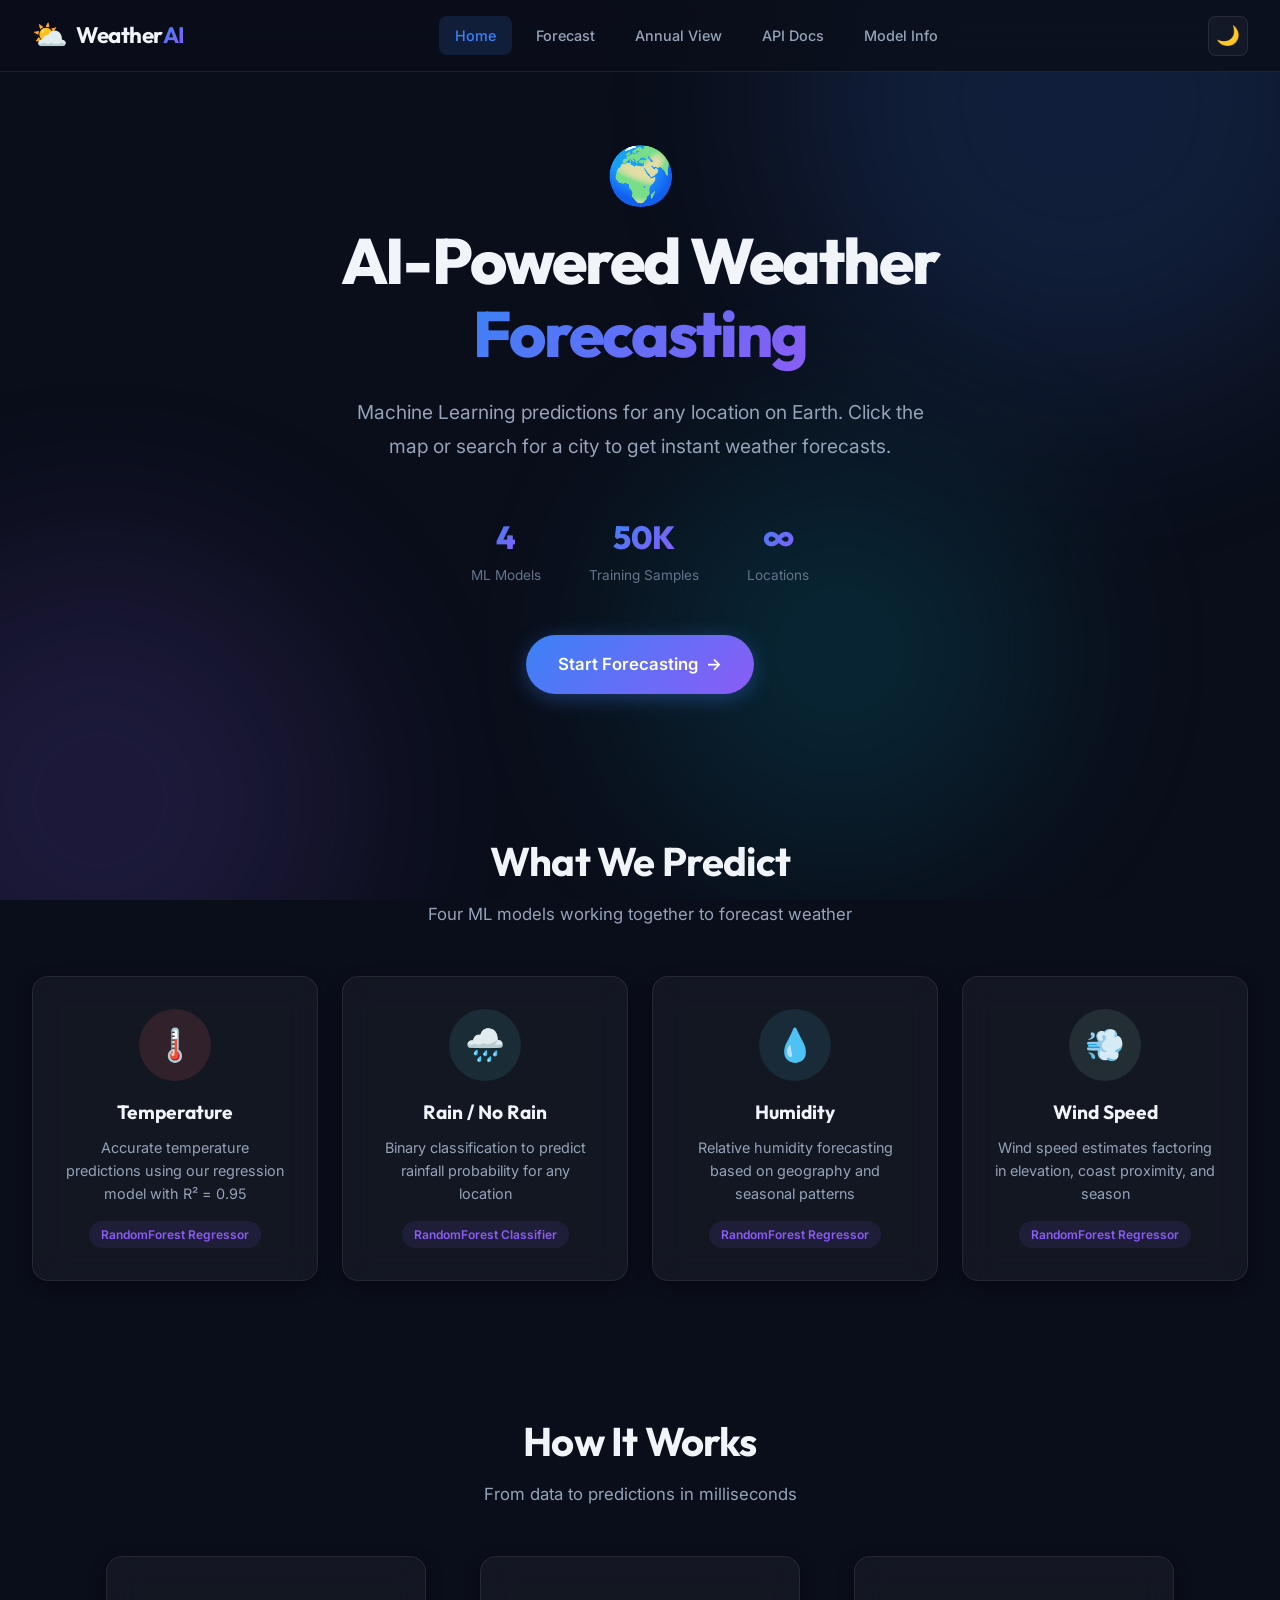
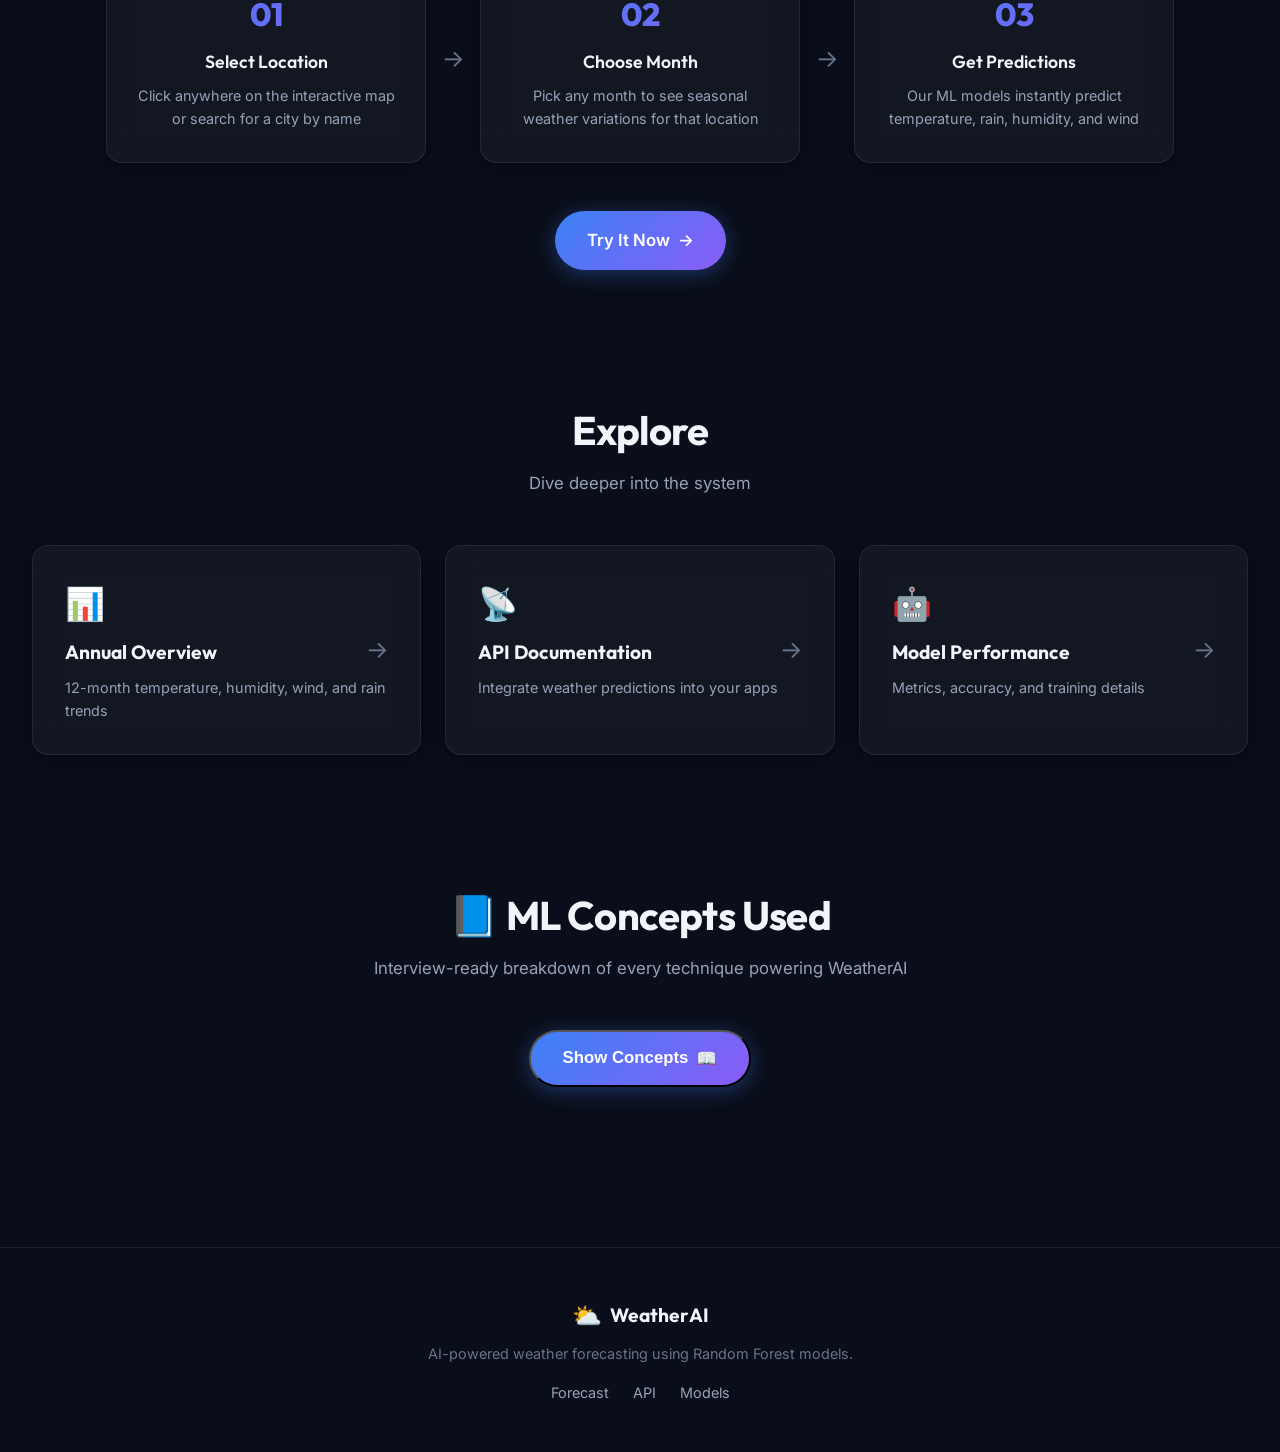
<file: frontend/index.html>
<!DOCTYPE html>
<html lang="en">

<head>
    <meta charset="UTF-8">
    <meta name="viewport" content="width=device-width, initial-scale=1.0">
    <title>WeatherAI — Intelligent Weather Forecasting</title>
    <meta name="description" content="AI-powered weather predictions using machine learning. Select any region on Earth and get instant forecasts for temperature, rain, humidity, and wind speed.">
    <link rel="preconnect" href="https://fonts.googleapis.com">
    <link rel="preconnect" href="https://fonts.gstatic.com" crossorigin>
    <link href="https://fonts.googleapis.com/css2?family=Inter:wght@300;400;500;600;700;800&family=Outfit:wght@400;500;600;700;800&display=swap" rel="stylesheet">
    <link rel="stylesheet" href="styles.css">
</head>

<body>
    <!-- Animated Background -->
    <div class="bg-animation">
        <div class="bg-orb bg-orb-1"></div>
        <div class="bg-orb bg-orb-2"></div>
        <div class="bg-orb bg-orb-3"></div>
    </div>

    <!-- Navigation -->
    <nav class="navbar" id="navbar">
        <a href="/" class="nav-brand">
            <span class="nav-icon">⛅</span>
            <span class="nav-title">Weather<span class="nav-highlight">AI</span></span>
        </a>
        <div class="nav-links">
            <a href="/" class="nav-link active">Home</a>
            <a href="/forecast.html" class="nav-link">Forecast</a>
            <a href="/annual.html" class="nav-link">Annual View</a>
            <a href="/api-docs.html" class="nav-link">API Docs</a>
            <a href="/model-info.html" class="nav-link">Model Info</a>
        </div>
        <div class="nav-actions">
            <button class="btn-icon" id="theme-toggle" title="Toggle Theme">
                <span class="theme-icon">🌙</span>
            </button>
        </div>
    </nav>

    <!-- Hero Section -->
    <header class="hero" id="hero">
        <div class="hero-content">
            <h1 class="hero-title">
                <span class="hero-emoji">🌍</span>
                AI-Powered Weather
                <span class="gradient-text">Forecasting</span>
            </h1>
            <p class="hero-subtitle">
                Machine Learning predictions for any location on Earth. 
                Click the map or search for a city to get instant weather forecasts.
            </p>
            <div class="hero-stats">
                <div class="stat-item">
                    <span class="stat-value">4</span>
                    <span class="stat-label">ML Models</span>
                </div>
                <div class="stat-item">
                    <span class="stat-value">50K</span>
                    <span class="stat-label">Training Samples</span>
                </div>
                <div class="stat-item">
                    <span class="stat-value">∞</span>
                    <span class="stat-label">Locations</span>
                </div>
            </div>
            <a href="/forecast.html" class="hero-cta">
                <span>Start Forecasting</span>
                <span class="cta-arrow">→</span>
            </a>
        </div>
    </header>

    <!-- Feature Cards -->
    <section class="section" id="features">
        <div class="section-header">
            <h2 class="section-title">What We Predict</h2>
            <p class="section-desc">Four ML models working together to forecast weather</p>
        </div>
        <div class="feature-grid">
            <div class="feature-card glass-card">
                <div class="feature-icon-wrap" style="--accent: #ff6b6b;">
                    <span class="feature-icon">🌡️</span>
                </div>
                <h3 class="feature-name">Temperature</h3>
                <p class="feature-desc">Accurate temperature predictions using our regression model with R² = 0.95</p>
                <div class="feature-tag">RandomForest Regressor</div>
            </div>
            <div class="feature-card glass-card">
                <div class="feature-icon-wrap" style="--accent: #4ecdc4;">
                    <span class="feature-icon">🌧️</span>
                </div>
                <h3 class="feature-name">Rain / No Rain</h3>
                <p class="feature-desc">Binary classification to predict rainfall probability for any location</p>
                <div class="feature-tag">RandomForest Classifier</div>
            </div>
            <div class="feature-card glass-card">
                <div class="feature-icon-wrap" style="--accent: #45b7d1;">
                    <span class="feature-icon">💧</span>
                </div>
                <h3 class="feature-name">Humidity</h3>
                <p class="feature-desc">Relative humidity forecasting based on geography and seasonal patterns</p>
                <div class="feature-tag">RandomForest Regressor</div>
            </div>
            <div class="feature-card glass-card">
                <div class="feature-icon-wrap" style="--accent: #96ceb4;">
                    <span class="feature-icon">💨</span>
                </div>
                <h3 class="feature-name">Wind Speed</h3>
                <p class="feature-desc">Wind speed estimates factoring in elevation, coast proximity, and season</p>
                <div class="feature-tag">RandomForest Regressor</div>
            </div>
        </div>
    </section>

    <!-- How It Works -->
    <section class="section">
        <div class="section-header">
            <h2 class="section-title">How It Works</h2>
            <p class="section-desc">From data to predictions in milliseconds</p>
        </div>
        <div class="steps-grid">
            <div class="step-card glass-card">
                <div class="step-number">01</div>
                <h3>Select Location</h3>
                <p>Click anywhere on the interactive map or search for a city by name</p>
            </div>
            <div class="step-connector">→</div>
            <div class="step-card glass-card">
                <div class="step-number">02</div>
                <h3>Choose Month</h3>
                <p>Pick any month to see seasonal weather variations for that location</p>
            </div>
            <div class="step-connector">→</div>
            <div class="step-card glass-card">
                <div class="step-number">03</div>
                <h3>Get Predictions</h3>
                <p>Our ML models instantly predict temperature, rain, humidity, and wind</p>
            </div>
        </div>
        <div class="steps-cta">
            <a href="/forecast.html" class="hero-cta">
                <span>Try It Now</span>
                <span class="cta-arrow">→</span>
            </a>
        </div>
    </section>

    <!-- Quick Links -->
    <section class="section">
        <div class="section-header">
            <h2 class="section-title">Explore</h2>
            <p class="section-desc">Dive deeper into the system</p>
        </div>
        <div class="explore-grid">
            <a href="/annual.html" class="explore-card glass-card">
                <span class="explore-icon">📊</span>
                <h3>Annual Overview</h3>
                <p>12-month temperature, humidity, wind, and rain trends</p>
                <span class="explore-arrow">→</span>
            </a>
            <a href="/api-docs.html" class="explore-card glass-card">
                <span class="explore-icon">📡</span>
                <h3>API Documentation</h3>
                <p>Integrate weather predictions into your apps</p>
                <span class="explore-arrow">→</span>
            </a>
            <a href="/model-info.html" class="explore-card glass-card">
                <span class="explore-icon">🤖</span>
                <h3>Model Performance</h3>
                <p>Metrics, accuracy, and training details</p>
                <span class="explore-arrow">→</span>
            </a>
        </div>
    </section>

    <!-- Concepts Section (Home page only) -->
    <section class="section" id="concepts">
        <div class="section-header">
            <h2 class="section-title">📘 ML Concepts Used</h2>
            <p class="section-desc">Interview-ready breakdown of every technique powering WeatherAI</p>
        </div>

        <!-- Toggle Button -->
        <div style="text-align:center; margin-bottom: var(--space-xl);">
            <button class="hero-cta" id="concepts-toggle" onclick="document.getElementById('concepts-content').classList.toggle('hidden'); this.querySelector('.cta-label').textContent = document.getElementById('concepts-content').classList.contains('hidden') ? 'Show Concepts' : 'Hide Concepts';">
                <span class="cta-label">Show Concepts</span>
                <span class="cta-arrow">📖</span>
            </button>
        </div>

        <div id="concepts-content" class="hidden">

            <!-- 1. Random Forest -->
            <div class="concept-card glass-card">
                <div class="concept-header">
                    <span class="concept-number">01</span>
                    <h3 class="concept-title">🌲 Random Forest Algorithm</h3>
                    <span class="concept-badge">Core Algorithm</span>
                </div>
                <div class="concept-body">
                    <p><strong>What is it?</strong> Random Forest is an <em>ensemble learning</em> method that builds <strong>multiple decision trees</strong> during training and outputs the average (regression) or majority vote (classification) of individual trees.</p>

                    <div class="concept-detail-grid">
                        <div class="concept-detail-item">
                            <h4>Why Random Forest?</h4>
                            <ul>
                                <li>Handles <strong>non-linear relationships</strong> — weather is not linear</li>
                                <li>Resistant to <strong>overfitting</strong> due to bagging (Bootstrap Aggregating)</li>
                                <li>Works well with <strong>mixed feature types</strong> (lat, lon, elevation, month)</li>
                                <li>No need for feature scaling (but we still scale for consistency)</li>
                                <li>Provides <strong>feature importance</strong> rankings automatically</li>
                            </ul>
                        </div>
                        <div class="concept-detail-item">
                            <h4>Our Configuration</h4>
                            <div class="concept-code">
                                <code>n_estimators = 150</code> → 150 decision trees in the forest<br>
                                <code>max_depth = 20</code> → Each tree can go 20 levels deep<br>
                                <code>min_samples_split = 5</code> → Need 5+ samples to split a node<br>
                                <code>min_samples_leaf = 2</code> → Leaves must have 2+ samples<br>
                                <code>n_jobs = -1</code> → Use all CPU cores for parallel training<br>
                                <code>random_state = 42</code> → Reproducible results
                            </div>
                        </div>
                    </div>

                    <div class="concept-compare">
                        <h4>Why Not Other Algorithms?</h4>
                        <table class="concept-table">
                            <thead>
                                <tr><th>Algorithm</th><th>Pros</th><th>Why We Didn't Use It</th></tr>
                            </thead>
                            <tbody>
                                <tr><td><strong>Neural Network</strong></td><td>Best for complex patterns, image/text</td><td>Overkill for tabular data with 12 features; needs more data & GPUs</td></tr>
                                <tr><td><strong>Decision Tree</strong></td><td>Simple, interpretable</td><td>Single tree overfits easily; Random Forest = many trees averaged</td></tr>
                                <tr><td><strong>Linear Regression</strong></td><td>Fast, simple</td><td>Can't capture non-linear weather patterns (monsoon seasonality etc.)</td></tr>
                                <tr><td><strong>XGBoost</strong></td><td>Often better accuracy</td><td>Viable alternative; RF was chosen for simplicity + interpretability</td></tr>
                                <tr><td><strong>SVM</strong></td><td>Good for small datasets</td><td>Slow on 50K samples; doesn't provide probability estimates easily</td></tr>
                            </tbody>
                        </table>
                    </div>
                </div>
            </div>

            <!-- 2. Regression vs Classification -->
            <div class="concept-card glass-card">
                <div class="concept-header">
                    <span class="concept-number">02</span>
                    <h3 class="concept-title">📊 Regression vs Classification</h3>
                    <span class="concept-badge">Problem Types</span>
                </div>
                <div class="concept-body">
                    <p>We use <strong>both types</strong> of supervised learning in this project:</p>
                    <div class="concept-detail-grid">
                        <div class="concept-detail-item">
                            <h4>🔢 Regression (Continuous Output)</h4>
                            <p>Predicts a <strong>number</strong> — used for Temperature, Humidity, Wind Speed</p>
                            <div class="concept-code">
                                <code>RandomForestRegressor</code><br>
                                Output: 38.9°C, 69.8%, 16.2 km/h<br>
                                Loss: Mean Squared Error (MSE)<br>
                                Metric: R² Score, MAE, RMSE
                            </div>
                        </div>
                        <div class="concept-detail-item">
                            <h4>✅/❌ Classification (Binary Output)</h4>
                            <p>Predicts a <strong>category</strong> — used for Rain / No Rain</p>
                            <div class="concept-code">
                                <code>RandomForestClassifier</code><br>
                                Output: Rain (1) or No Rain (0)<br>
                                Also gives: probability (e.g. 46.5%)<br>
                                Metric: Accuracy, Precision, Recall, F1
                            </div>
                        </div>
                    </div>
                </div>
            </div>

            <!-- 3. Feature Engineering -->
            <div class="concept-card glass-card">
                <div class="concept-header">
                    <span class="concept-number">03</span>
                    <h3 class="concept-title">⚙️ Feature Engineering</h3>
                    <span class="concept-badge">Data Preparation</span>
                </div>
                <div class="concept-body">
                    <p>Raw data isn't enough — we <strong>engineer new features</strong> to help the model learn patterns better.</p>
                    <div class="concept-detail-grid">
                        <div class="concept-detail-item">
                            <h4>Original Features (6)</h4>
                            <ul>
                                <li><strong>latitude, longitude</strong> — Location on Earth</li>
                                <li><strong>month</strong> — Which month (1-12)</li>
                                <li><strong>day_of_year</strong> — Day number (1-365)</li>
                                <li><strong>elevation</strong> — Height above sea level (meters)</li>
                                <li><strong>distance_to_coast</strong> — How far from ocean (km)</li>
                            </ul>
                        </div>
                        <div class="concept-detail-item">
                            <h4>Engineered Features (+6)</h4>
                            <ul>
                                <li><strong>month_sin, month_cos</strong> — Cyclical encoding so Dec→Jan is smooth, not a jump from 12→1</li>
                                <li><strong>day_sin, day_cos</strong> — Same for day of year</li>
                                <li><strong>abs_latitude</strong> — Distance from equator (both hemispheres treated equally)</li>
                                <li><strong>is_northern</strong> — Hemisphere flag (seasons are flipped N vs S)</li>
                            </ul>
                        </div>
                    </div>
                    <div class="concept-highlight">
                        <strong>💡 Why Cyclical Encoding?</strong> Without it, the model sees December (12) and January (1) as far apart. Using sin/cos, Dec and Jan become mathematically close — which reflects real weather continuity.
                    </div>
                </div>
            </div>

            <!-- 4. StandardScaler -->
            <div class="concept-card glass-card">
                <div class="concept-header">
                    <span class="concept-number">04</span>
                    <h3 class="concept-title">📏 StandardScaler (Normalization)</h3>
                    <span class="concept-badge">Preprocessing</span>
                </div>
                <div class="concept-body">
                    <p><strong>What?</strong> Transforms each feature to have <strong>mean = 0</strong> and <strong>standard deviation = 1</strong>.</p>
                    <div class="concept-code" style="max-width:100%;">
                        Formula: <code>X_scaled = (X - mean) / std_deviation</code><br><br>
                        Example: Latitude ranges [-90, 90], Elevation ranges [0, 8000]<br>
                        After scaling: both range approximately [-2, 2]
                    </div>
                    <div class="concept-highlight">
                        <strong>💡 Interview tip:</strong> Random Forest doesn't actually <em>need</em> scaling (it's tree-based, splits don't care about scale). But we apply it anyway because: (1) it's good practice, (2) it makes the model portable to other algorithms, (3) the <code>scaler.joblib</code> is saved and reused at inference time for consistency.
                    </div>
                </div>
            </div>

            <!-- 5. Train/Test Split -->
            <div class="concept-card glass-card">
                <div class="concept-header">
                    <span class="concept-number">05</span>
                    <h3 class="concept-title">✂️ Train / Test Split</h3>
                    <span class="concept-badge">Validation</span>
                </div>
                <div class="concept-body">
                    <div class="concept-detail-grid">
                        <div class="concept-detail-item">
                            <h4>How We Split</h4>
                            <div class="concept-code">
                                <code>train_test_split(X, test_size=0.2, random_state=42)</code><br><br>
                                Total: 50,000 samples<br>
                                Training: 40,000 (80%)<br>
                                Testing: 10,000 (20%)
                            </div>
                        </div>
                        <div class="concept-detail-item">
                            <h4>Why?</h4>
                            <ul>
                                <li>Model learns on <strong>80%</strong> of data</li>
                                <li>We test accuracy on the <strong>20%</strong> it has never seen</li>
                                <li>Prevents <strong>overfitting</strong> — if training R² is 0.99 but test R² is 0.50, the model memorized instead of learning</li>
                                <li><code>random_state=42</code> ensures same split every time for reproducibility</li>
                            </ul>
                        </div>
                    </div>
                </div>
            </div>

            <!-- 6. Evaluation Metrics -->
            <div class="concept-card glass-card">
                <div class="concept-header">
                    <span class="concept-number">06</span>
                    <h3 class="concept-title">📈 Evaluation Metrics</h3>
                    <span class="concept-badge">Model Quality</span>
                </div>
                <div class="concept-body">
                    <div class="concept-detail-grid">
                        <div class="concept-detail-item">
                            <h4>Regression Metrics</h4>
                            <ul>
                                <li><strong>R² Score</strong> — % of variance explained (1.0 = perfect). Our temp model: <strong>0.91</strong></li>
                                <li><strong>MAE</strong> — Average error in original units. Temp MAE: <strong>~2.1°C</strong></li>
                                <li><strong>RMSE</strong> — Like MAE but penalises big errors more. Temp RMSE: <strong>~3.0°C</strong></li>
                            </ul>
                        </div>
                        <div class="concept-detail-item">
                            <h4>Classification Metrics</h4>
                            <ul>
                                <li><strong>Accuracy</strong> — % correct predictions overall</li>
                                <li><strong>Precision</strong> — Of predicted "Rain", how many were actually rain?</li>
                                <li><strong>Recall</strong> — Of actual rain days, how many did we catch?</li>
                                <li><strong>F1 Score</strong> — Harmonic mean of Precision & Recall</li>
                            </ul>
                        </div>
                    </div>
                </div>
            </div>

            <!-- 7. Full Pipeline -->
            <div class="concept-card glass-card">
                <div class="concept-header">
                    <span class="concept-number">07</span>
                    <h3 class="concept-title">🔄 Full ML Pipeline</h3>
                    <span class="concept-badge">End to End</span>
                </div>
                <div class="concept-body">
                    <p>Here's the complete flow from raw data to live predictions:</p>
                    <div class="pipeline-flow">
                        <div class="pipeline-step">
                            <span class="pipeline-icon">📊</span>
                            <strong>Data Generation</strong>
                            <small>38 reference cities → 50K synthetic samples via IDW interpolation</small>
                        </div>
                        <div class="pipeline-arrow">↓</div>
                        <div class="pipeline-step">
                            <span class="pipeline-icon">⚙️</span>
                            <strong>Feature Engineering</strong>
                            <small>6 raw features → 12 engineered features (cyclical encoding, hemisphere)</small>
                        </div>
                        <div class="pipeline-arrow">↓</div>
                        <div class="pipeline-step">
                            <span class="pipeline-icon">📏</span>
                            <strong>StandardScaler</strong>
                            <small>Normalize all features to mean=0, std=1</small>
                        </div>
                        <div class="pipeline-arrow">↓</div>
                        <div class="pipeline-step">
                            <span class="pipeline-icon">✂️</span>
                            <strong>Train / Test Split</strong>
                            <small>80% training (40K) · 20% testing (10K)</small>
                        </div>
                        <div class="pipeline-arrow">↓</div>
                        <div class="pipeline-step">
                            <span class="pipeline-icon">🌲</span>
                            <strong>Random Forest Training</strong>
                            <small>4 models × 150 trees each · Bagging + Feature Randomness</small>
                        </div>
                        <div class="pipeline-arrow">↓</div>
                        <div class="pipeline-step">
                            <span class="pipeline-icon">📈</span>
                            <strong>Evaluation</strong>
                            <small>R², MAE, RMSE (regression) · Accuracy, F1 (classification)</small>
                        </div>
                        <div class="pipeline-arrow">↓</div>
                        <div class="pipeline-step">
                            <span class="pipeline-icon">💾</span>
                            <strong>Save & Serve</strong>
                            <small>joblib serialization → Flask API → Frontend dashboard</small>
                        </div>
                    </div>
                </div>
            </div>

            <!-- 8. Derived Meteorological Formulas -->
            <div class="concept-card glass-card">
                <div class="concept-header">
                    <span class="concept-number">08</span>
                    <h3 class="concept-title">🌡️ Derived Meteorological Formulas</h3>
                    <span class="concept-badge">Post-Processing</span>
                </div>
                <div class="concept-body">
                    <p>Beyond ML predictions, we compute additional weather metrics using <strong>standard meteorological formulas</strong>:</p>
                    <div class="concept-detail-grid">
                        <div class="concept-detail-item">
                            <h4>Formulas Used</h4>
                            <ul>
                                <li><strong>NWS Heat Index</strong> — Rothfusz regression for "feels like" in hot+humid conditions</li>
                                <li><strong>Wind Chill</strong> — Environment Canada formula for cold+windy conditions</li>
                                <li><strong>Magnus-Tetens Dew Point</strong> — Td = (b·α)/(a−α) where α = (a·T)/(b+T) + ln(RH/100)</li>
                                <li><strong>UV Index</strong> — Based on solar declination angle + cloud/humidity attenuation</li>
                                <li><strong>Visibility</strong> — Fog/haze/rain model with humidity thresholds</li>
                                <li><strong>Pressure</strong> — Hypsometric equation with latitude, season, temperature</li>
                            </ul>
                        </div>
                        <div class="concept-detail-item">
                            <h4>Global Validation Rules</h4>
                            <ul>
                                <li>Dew point must always be ≤ temperature</li>
                                <li>Hot + humid → feels like must be ≥ temperature</li>
                                <li>Cold + windy → feels like must be ≤ temperature</li>
                                <li>Humidity bounded 0-100%</li>
                                <li>Temperature bounded -89°C to 57°C (Earth records)</li>
                                <li>Every API response includes a <code>validation</code> object</li>
                            </ul>
                        </div>
                    </div>
                </div>
            </div>

        </div><!-- #concepts-content -->
    </section>

    <!-- Footer -->
    <footer class="footer">
        <div class="footer-content">
            <div class="footer-brand">
                <span class="footer-icon">⛅</span>
                <span>WeatherAI</span>
            </div>
            <p class="footer-text">AI-powered weather forecasting using Random Forest models.</p>
            <div class="footer-links">
                <a href="/forecast.html">Forecast</a>
                <a href="/api-docs.html">API</a>
                <a href="/model-info.html">Models</a>
            </div>
        </div>
    </footer>

    <script src="shared.js"></script>
</body>

</html>
</file>
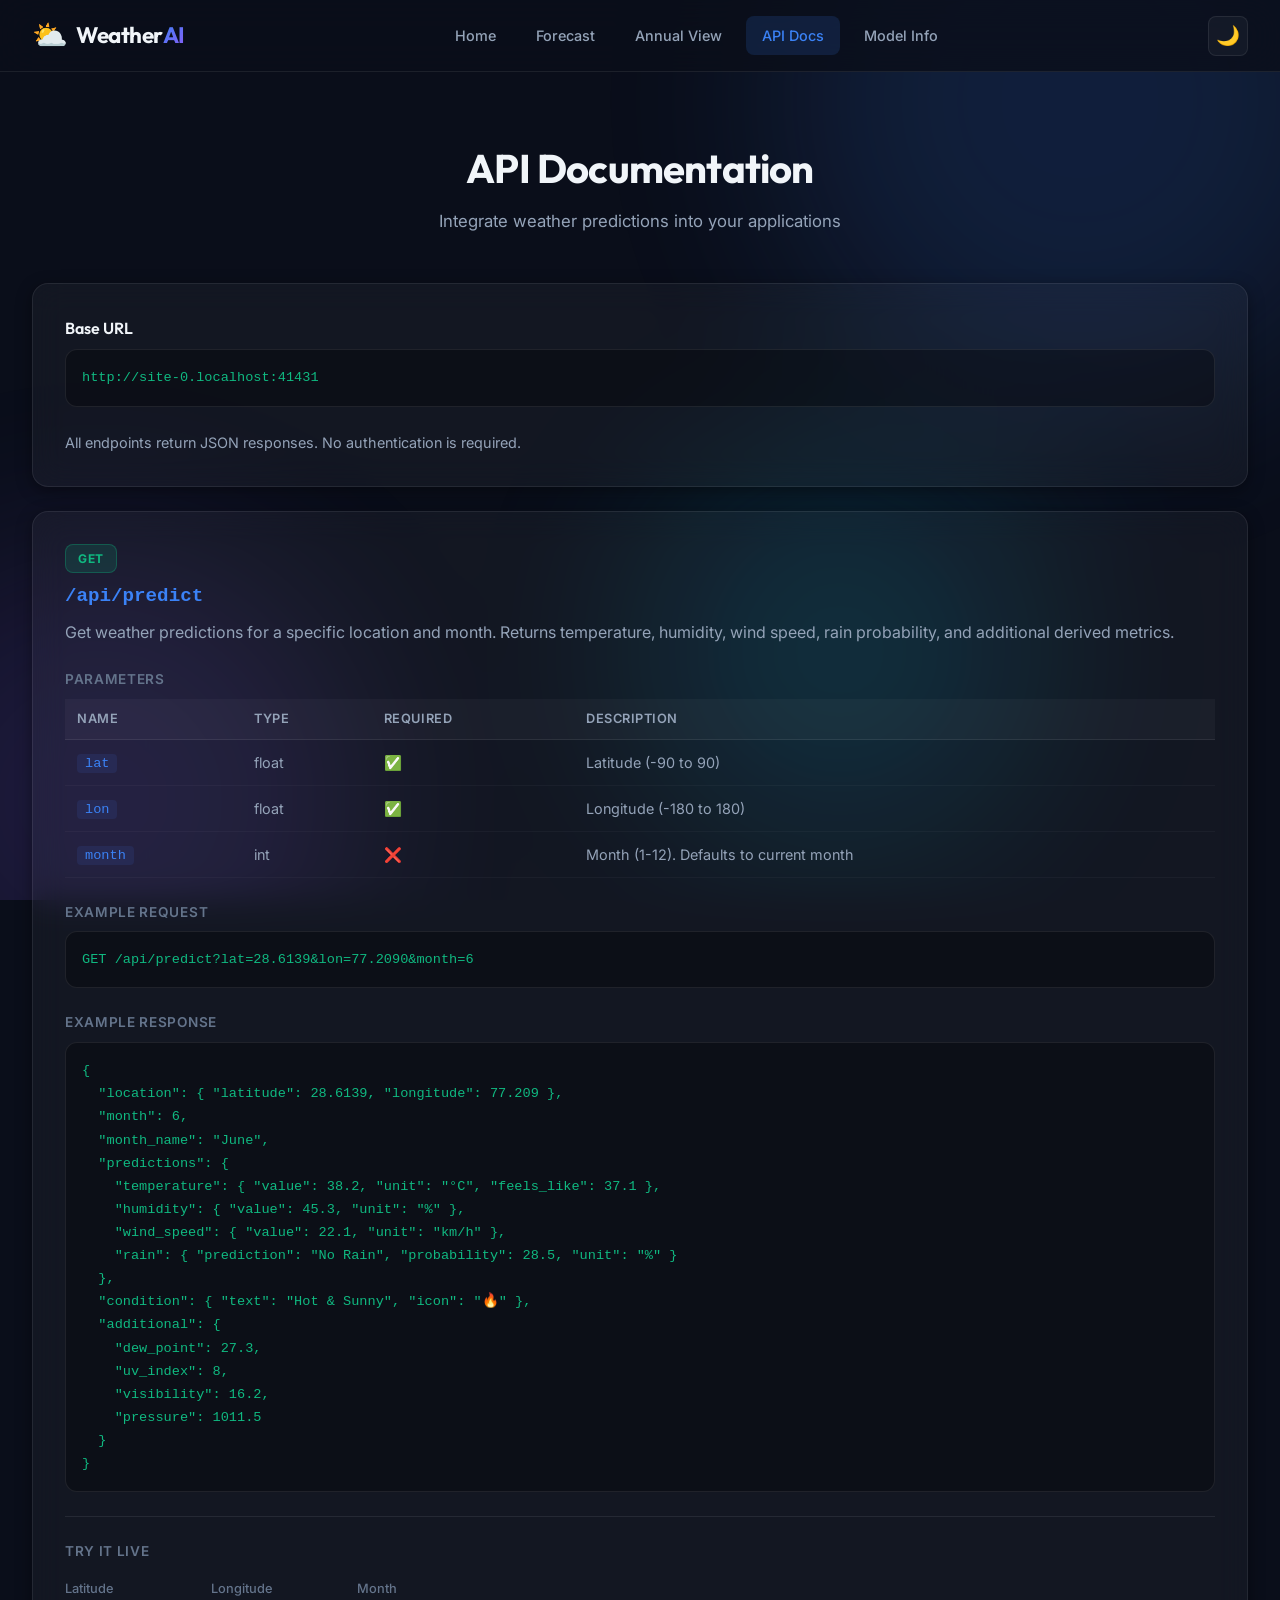
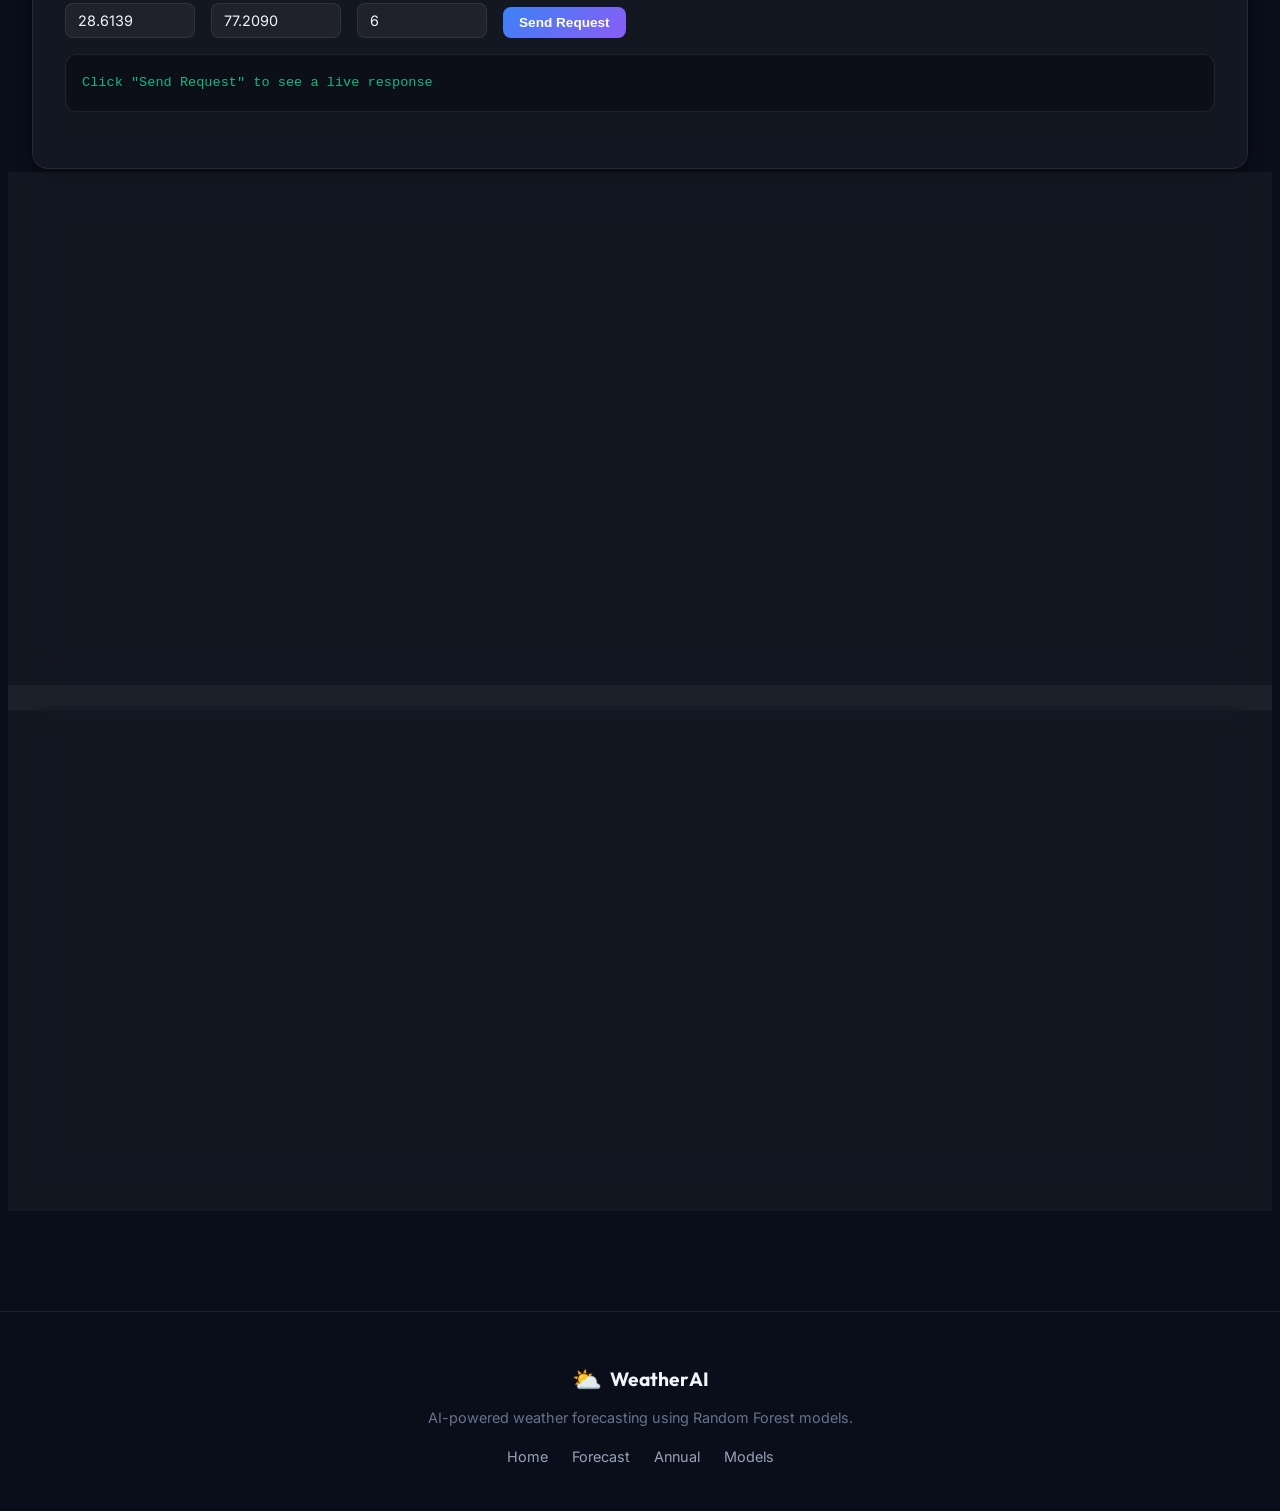
<file: frontend/api-docs.html>
<!DOCTYPE html>
<html lang="en">

<head>
    <meta charset="UTF-8">
    <meta name="viewport" content="width=device-width, initial-scale=1.0">
    <title>API Documentation — WeatherAI</title>
    <meta name="description" content="REST API documentation for the WeatherAI weather forecasting system.">
    <link rel="preconnect" href="https://fonts.googleapis.com">
    <link rel="preconnect" href="https://fonts.gstatic.com" crossorigin>
    <link href="https://fonts.googleapis.com/css2?family=Inter:wght@300;400;500;600;700;800&family=Outfit:wght@400;500;600;700;800&display=swap" rel="stylesheet">
    <link rel="stylesheet" href="styles.css">
</head>

<body>
    <div class="bg-animation">
        <div class="bg-orb bg-orb-1"></div>
        <div class="bg-orb bg-orb-2"></div>
        <div class="bg-orb bg-orb-3"></div>
    </div>

    <nav class="navbar" id="navbar">
        <a href="/" class="nav-brand">
            <span class="nav-icon">⛅</span>
            <span class="nav-title">Weather<span class="nav-highlight">AI</span></span>
        </a>
        <div class="nav-links">
            <a href="/" class="nav-link">Home</a>
            <a href="/forecast.html" class="nav-link">Forecast</a>
            <a href="/annual.html" class="nav-link">Annual View</a>
            <a href="/api-docs.html" class="nav-link active">API Docs</a>
            <a href="/model-info.html" class="nav-link">Model Info</a>
        </div>
        <div class="nav-actions">
            <button class="btn-icon" id="theme-toggle" title="Toggle Theme">
                <span class="theme-icon">🌙</span>
            </button>
        </div>
    </nav>

    <main class="page-main">
        <div class="section">
            <div class="section-header">
                <h1 class="section-title">API Documentation</h1>
                <p class="section-desc">Integrate weather predictions into your applications</p>
            </div>

            <!-- API Overview -->
            <div class="api-overview glass-card">
                <h3>Base URL</h3>
                <pre class="code-block"><code id="base-url">http://localhost:5000</code></pre>
                <p class="api-overview-text">All endpoints return JSON responses. No authentication is required.</p>
            </div>

            <div class="api-grid">
                <!-- Predict Endpoint -->
                <div class="api-card glass-card">
                    <div class="api-method get">GET</div>
                    <h3 class="api-endpoint">/api/predict</h3>
                    <p class="api-desc">Get weather predictions for a specific location and month. Returns temperature, humidity, wind speed, rain probability, and additional derived metrics.</p>
                    <div class="api-params">
                        <h4>Parameters</h4>
                        <table class="params-table">
                            <thead>
                                <tr><th>Name</th><th>Type</th><th>Required</th><th>Description</th></tr>
                            </thead>
                            <tbody>
                                <tr>
                                    <td><code>lat</code></td><td>float</td><td>✅</td>
                                    <td>Latitude (-90 to 90)</td>
                                </tr>
                                <tr>
                                    <td><code>lon</code></td><td>float</td><td>✅</td>
                                    <td>Longitude (-180 to 180)</td>
                                </tr>
                                <tr>
                                    <td><code>month</code></td><td>int</td><td>❌</td>
                                    <td>Month (1-12). Defaults to current month</td>
                                </tr>
                            </tbody>
                        </table>
                    </div>
                    <div class="api-example">
                        <h4>Example Request</h4>
                        <pre class="code-block"><code>GET /api/predict?lat=28.6139&lon=77.2090&month=6</code></pre>
                    </div>
                    <div class="api-response">
                        <h4>Example Response</h4>
                        <pre class="code-block"><code>{
  "location": { "latitude": 28.6139, "longitude": 77.209 },
  "month": 6,
  "month_name": "June",
  "predictions": {
    "temperature": { "value": 38.2, "unit": "°C", "feels_like": 37.1 },
    "humidity": { "value": 45.3, "unit": "%" },
    "wind_speed": { "value": 22.1, "unit": "km/h" },
    "rain": { "prediction": "No Rain", "probability": 28.5, "unit": "%" }
  },
  "condition": { "text": "Hot & Sunny", "icon": "🔥" },
  "additional": {
    "dew_point": 27.3,
    "uv_index": 8,
    "visibility": 16.2,
    "pressure": 1011.5
  }
}</code></pre>
                    </div>

                    <!-- Live Tester -->
                    <div class="api-tester">
                        <h4>Try It Live</h4>
                        <div class="tester-inputs">
                            <div class="tester-field">
                                <label>Latitude</label>
                                <input type="number" id="test-lat" value="28.6139" step="0.01">
                            </div>
                            <div class="tester-field">
                                <label>Longitude</label>
                                <input type="number" id="test-lon" value="77.2090" step="0.01">
                            </div>
                            <div class="tester-field">
                                <label>Month</label>
                                <input type="number" id="test-month" value="6" min="1" max="12">
                            </div>
                            <button class="search-btn" id="test-predict-btn">Send Request</button>
                        </div>
                        <pre class="code-block" id="test-predict-result"><code>Click "Send Request" to see a live response</code></pre>
                    </div>
                </div>

                <!-- Forecast Endpoint -->
                <div class="api-card glass-card">
                    <div class="api-method get">GET</div>
                    <h3 class="api-endpoint">/api/forecast</h3>
                    <p class="api-desc">Get a 12-month weather forecast for a location. Returns temperature, humidity, wind speed, and rain probability for every month.</p>
                    <div class="api-params">
                        <h4>Parameters</h4>
                        <table class="params-table">
                            <thead>
                                <tr><th>Name</th><th>Type</th><th>Required</th><th>Description</th></tr>
                            </thead>
                            <tbody>
                                <tr><td><code>lat</code></td><td>float</td><td>✅</td><td>Latitude (-90 to 90)</td></tr>
                                <tr><td><code>lon</code></td><td>float</td><td>✅</td><td>Longitude (-180 to 180)</td></tr>
                            </tbody>
                        </table>
                    </div>
                    <div class="api-example">
                        <h4>Example Request</h4>
                        <pre class="code-block"><code>GET /api/forecast?lat=40.7128&lon=-74.0060</code></pre>
                    </div>
                </div>

                <!-- Model Info Endpoint -->
                <div class="api-card glass-card">
                    <div class="api-method get">GET</div>
                    <h3 class="api-endpoint">/api/model-info</h3>
                    <p class="api-desc">Get ML model details, performance metrics, feature information, and training configuration.</p>
                    <div class="api-example">
                        <h4>Example Request</h4>
                        <pre class="code-block"><code>GET /api/model-info</code></pre>
                    </div>

                    <div class="api-tester">
                        <h4>Try It Live</h4>
                        <button class="search-btn" id="test-model-btn">Fetch Model Info</button>
                        <pre class="code-block" id="test-model-result"><code>Click "Fetch Model Info" to see a live response</code></pre>
                    </div>
                </div>
            </div>
        </div>
    </main>

    <footer class="footer">
        <div class="footer-content">
            <div class="footer-brand"><span class="footer-icon">⛅</span><span>WeatherAI</span></div>
            <p class="footer-text">AI-powered weather forecasting using Random Forest models.</p>
            <div class="footer-links">
                <a href="/">Home</a>
                <a href="/forecast.html">Forecast</a>
                <a href="/annual.html">Annual</a>
                <a href="/model-info.html">Models</a>
            </div>
        </div>
    </footer>

    <script src="shared.js"></script>
    <script src="api-docs.js"></script>
</body>

</html>
</file>
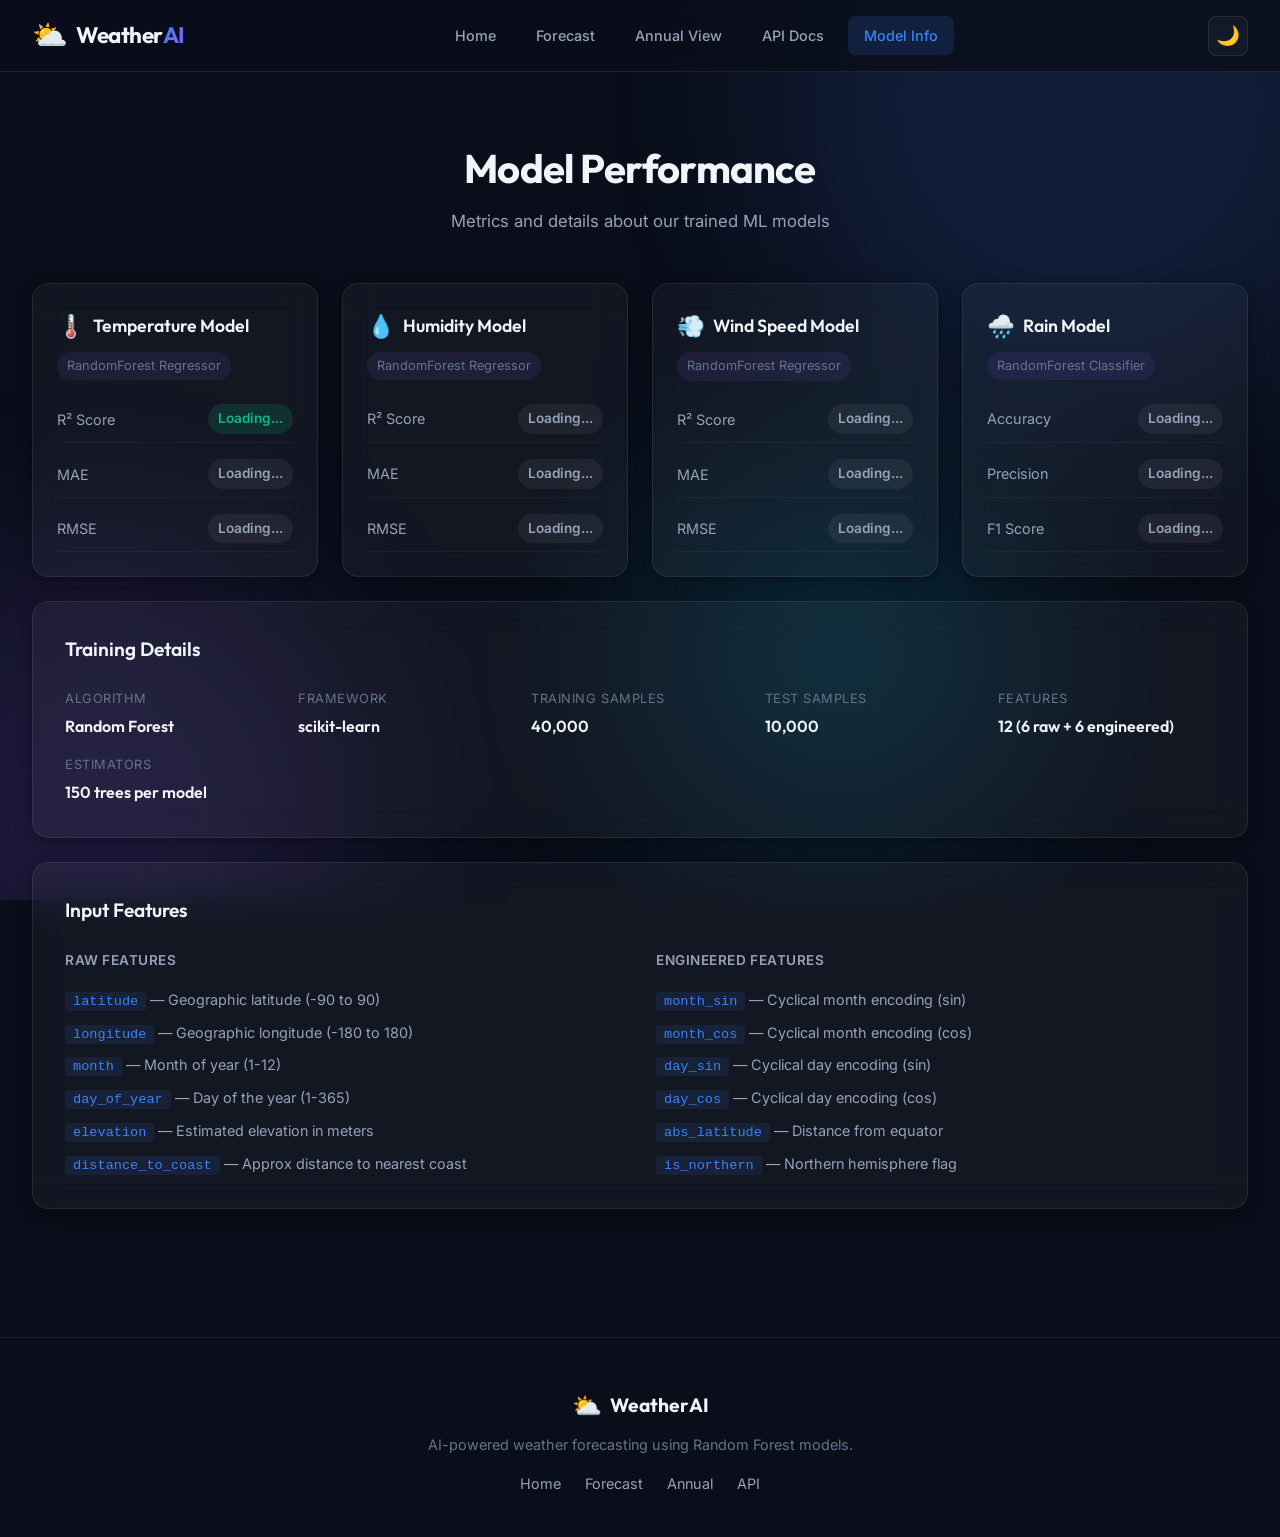
<file: frontend/model-info.html>
<!DOCTYPE html>
<html lang="en">

<head>
    <meta charset="UTF-8">
    <meta name="viewport" content="width=device-width, initial-scale=1.0">
    <title>Model Performance — WeatherAI</title>
    <meta name="description" content="ML model metrics, accuracy, and training details for the WeatherAI forecasting system.">
    <link rel="preconnect" href="https://fonts.googleapis.com">
    <link rel="preconnect" href="https://fonts.gstatic.com" crossorigin>
    <link href="https://fonts.googleapis.com/css2?family=Inter:wght@300;400;500;600;700;800&family=Outfit:wght@400;500;600;700;800&display=swap" rel="stylesheet">
    <link rel="stylesheet" href="styles.css">
</head>

<body>
    <div class="bg-animation">
        <div class="bg-orb bg-orb-1"></div>
        <div class="bg-orb bg-orb-2"></div>
        <div class="bg-orb bg-orb-3"></div>
    </div>

    <nav class="navbar" id="navbar">
        <a href="/" class="nav-brand">
            <span class="nav-icon">⛅</span>
            <span class="nav-title">Weather<span class="nav-highlight">AI</span></span>
        </a>
        <div class="nav-links">
            <a href="/" class="nav-link">Home</a>
            <a href="/forecast.html" class="nav-link">Forecast</a>
            <a href="/annual.html" class="nav-link">Annual View</a>
            <a href="/api-docs.html" class="nav-link">API Docs</a>
            <a href="/model-info.html" class="nav-link active">Model Info</a>
        </div>
        <div class="nav-actions">
            <button class="btn-icon" id="theme-toggle" title="Toggle Theme">
                <span class="theme-icon">🌙</span>
            </button>
        </div>
    </nav>

    <main class="page-main">
        <div class="section">
            <div class="section-header">
                <h1 class="section-title">Model Performance</h1>
                <p class="section-desc">Metrics and details about our trained ML models</p>
            </div>

            <div class="model-grid" id="model-grid">
                <div class="model-card glass-card">
                    <div class="model-header">
                        <span class="model-icon">🌡️</span>
                        <h3>Temperature Model</h3>
                    </div>
                    <div class="model-type">RandomForest Regressor</div>
                    <div class="model-metrics">
                        <div class="metric-row">
                            <span>R² Score</span>
                            <span class="metric-badge good" id="temp-r2">Loading...</span>
                        </div>
                        <div class="metric-row">
                            <span>MAE</span>
                            <span class="metric-badge" id="temp-mae">Loading...</span>
                        </div>
                        <div class="metric-row">
                            <span>RMSE</span>
                            <span class="metric-badge" id="temp-rmse">Loading...</span>
                        </div>
                    </div>
                </div>

                <div class="model-card glass-card">
                    <div class="model-header">
                        <span class="model-icon">💧</span>
                        <h3>Humidity Model</h3>
                    </div>
                    <div class="model-type">RandomForest Regressor</div>
                    <div class="model-metrics">
                        <div class="metric-row">
                            <span>R² Score</span>
                            <span class="metric-badge" id="hum-r2">Loading...</span>
                        </div>
                        <div class="metric-row">
                            <span>MAE</span>
                            <span class="metric-badge" id="hum-mae">Loading...</span>
                        </div>
                        <div class="metric-row">
                            <span>RMSE</span>
                            <span class="metric-badge" id="hum-rmse">Loading...</span>
                        </div>
                    </div>
                </div>

                <div class="model-card glass-card">
                    <div class="model-header">
                        <span class="model-icon">💨</span>
                        <h3>Wind Speed Model</h3>
                    </div>
                    <div class="model-type">RandomForest Regressor</div>
                    <div class="model-metrics">
                        <div class="metric-row">
                            <span>R² Score</span>
                            <span class="metric-badge" id="wind-r2">Loading...</span>
                        </div>
                        <div class="metric-row">
                            <span>MAE</span>
                            <span class="metric-badge" id="wind-mae">Loading...</span>
                        </div>
                        <div class="metric-row">
                            <span>RMSE</span>
                            <span class="metric-badge" id="wind-rmse">Loading...</span>
                        </div>
                    </div>
                </div>

                <div class="model-card glass-card">
                    <div class="model-header">
                        <span class="model-icon">🌧️</span>
                        <h3>Rain Model</h3>
                    </div>
                    <div class="model-type">RandomForest Classifier</div>
                    <div class="model-metrics">
                        <div class="metric-row">
                            <span>Accuracy</span>
                            <span class="metric-badge" id="rain-acc">Loading...</span>
                        </div>
                        <div class="metric-row">
                            <span>Precision</span>
                            <span class="metric-badge" id="rain-prec">Loading...</span>
                        </div>
                        <div class="metric-row">
                            <span>F1 Score</span>
                            <span class="metric-badge" id="rain-f1">Loading...</span>
                        </div>
                    </div>
                </div>
            </div>

            <!-- Training Details -->
            <div class="training-info glass-card" id="training-info">
                <h3>Training Details</h3>
                <div class="training-grid">
                    <div class="training-item">
                        <span class="training-label">Algorithm</span>
                        <span class="training-value">Random Forest</span>
                    </div>
                    <div class="training-item">
                        <span class="training-label">Framework</span>
                        <span class="training-value">scikit-learn</span>
                    </div>
                    <div class="training-item">
                        <span class="training-label">Training Samples</span>
                        <span class="training-value" id="train-samples">40,000</span>
                    </div>
                    <div class="training-item">
                        <span class="training-label">Test Samples</span>
                        <span class="training-value" id="test-samples">10,000</span>
                    </div>
                    <div class="training-item">
                        <span class="training-label">Features</span>
                        <span class="training-value">12 (6 raw + 6 engineered)</span>
                    </div>
                    <div class="training-item">
                        <span class="training-label">Estimators</span>
                        <span class="training-value">150 trees per model</span>
                    </div>
                </div>
            </div>

            <!-- Feature Details -->
            <div class="features-info glass-card">
                <h3>Input Features</h3>
                <div class="features-detail-grid">
                    <div class="feature-detail-card">
                        <h4>Raw Features</h4>
                        <ul class="feature-list">
                            <li><code>latitude</code> — Geographic latitude (-90 to 90)</li>
                            <li><code>longitude</code> — Geographic longitude (-180 to 180)</li>
                            <li><code>month</code> — Month of year (1-12)</li>
                            <li><code>day_of_year</code> — Day of the year (1-365)</li>
                            <li><code>elevation</code> — Estimated elevation in meters</li>
                            <li><code>distance_to_coast</code> — Approx distance to nearest coast</li>
                        </ul>
                    </div>
                    <div class="feature-detail-card">
                        <h4>Engineered Features</h4>
                        <ul class="feature-list">
                            <li><code>month_sin</code> — Cyclical month encoding (sin)</li>
                            <li><code>month_cos</code> — Cyclical month encoding (cos)</li>
                            <li><code>day_sin</code> — Cyclical day encoding (sin)</li>
                            <li><code>day_cos</code> — Cyclical day encoding (cos)</li>
                            <li><code>abs_latitude</code> — Distance from equator</li>
                            <li><code>is_northern</code> — Northern hemisphere flag</li>
                        </ul>
                    </div>
                </div>
            </div>
        </div>
    </main>

    <footer class="footer">
        <div class="footer-content">
            <div class="footer-brand"><span class="footer-icon">⛅</span><span>WeatherAI</span></div>
            <p class="footer-text">AI-powered weather forecasting using Random Forest models.</p>
            <div class="footer-links">
                <a href="/">Home</a>
                <a href="/forecast.html">Forecast</a>
                <a href="/annual.html">Annual</a>
                <a href="/api-docs.html">API</a>
            </div>
        </div>
    </footer>

    <script src="shared.js"></script>
    <script src="model-info.js"></script>
</body>

</html>
</file>
<file: frontend/styles.css>
/* ══════════════════════════════════════════════════
   WeatherAI — Design System & Styles
   ══════════════════════════════════════════════════ */

/* ─── Design Tokens ─── */
:root {
    /* Background & Surfaces */
    --bg-primary: #0a0e1a;
    --bg-secondary: #111827;
    --bg-card: rgba(17, 24, 39, 0.6);
    --bg-card-hover: rgba(30, 41, 59, 0.7);
    --bg-glass: rgba(255, 255, 255, 0.04);
    --bg-glass-border: rgba(255, 255, 255, 0.08);

    /* Text */
    --text-primary: #f1f5f9;
    --text-secondary: #94a3b8;
    --text-muted: #64748b;

    /* Accent Colors */
    --accent-blue: #3b82f6;
    --accent-purple: #8b5cf6;
    --accent-cyan: #06b6d4;
    --accent-pink: #ec4899;
    --accent-orange: #f59e0b;
    --accent-green: #10b981;
    --accent-red: #ef4444;

    /* Gradients */
    --gradient-hero: linear-gradient(135deg, #0f0c29 0%, #302b63 50%, #24243e 100%);
    --gradient-accent: linear-gradient(135deg, #3b82f6, #8b5cf6);
    --gradient-warm: linear-gradient(135deg, #f59e0b, #ef4444);
    --gradient-cool: linear-gradient(135deg, #06b6d4, #3b82f6);
    --gradient-green: linear-gradient(135deg, #10b981, #06b6d4);

    /* Spacing */
    --space-xs: 0.25rem;
    --space-sm: 0.5rem;
    --space-md: 1rem;
    --space-lg: 1.5rem;
    --space-xl: 2rem;
    --space-2xl: 3rem;
    --space-3xl: 4rem;

    /* Radius */
    --radius-sm: 8px;
    --radius-md: 12px;
    --radius-lg: 16px;
    --radius-xl: 24px;
    --radius-full: 9999px;

    /* Shadows */
    --shadow-sm: 0 2px 8px rgba(0, 0, 0, 0.3);
    --shadow-md: 0 4px 16px rgba(0, 0, 0, 0.4);
    --shadow-lg: 0 8px 32px rgba(0, 0, 0, 0.5);
    --shadow-glow: 0 0 30px rgba(59, 130, 246, 0.15);

    /* Transitions */
    --transition-fast: 0.15s ease;
    --transition-base: 0.3s ease;
    --transition-slow: 0.5s ease;

    /* Font */
    --font-primary: 'Inter', -apple-system, BlinkMacSystemFont, sans-serif;
    --font-display: 'Outfit', 'Inter', sans-serif;
}

/* Light theme overrides */
[data-theme="light"] {
    --bg-primary: #f0f4f8;
    --bg-secondary: #ffffff;
    --bg-card: rgba(255, 255, 255, 0.8);
    --bg-card-hover: rgba(241, 245, 249, 0.9);
    --bg-glass: rgba(255, 255, 255, 0.6);
    --bg-glass-border: rgba(0, 0, 0, 0.08);
    --text-primary: #0f172a;
    --text-secondary: #475569;
    --text-muted: #94a3b8;
    --shadow-sm: 0 2px 8px rgba(0, 0, 0, 0.08);
    --shadow-md: 0 4px 16px rgba(0, 0, 0, 0.1);
    --shadow-lg: 0 8px 32px rgba(0, 0, 0, 0.12);
    --shadow-glow: 0 0 30px rgba(59, 130, 246, 0.08);
}

/* ─── Reset & Base ─── */
*,
*::before,
*::after {
    margin: 0;
    padding: 0;
    box-sizing: border-box;
}

html {
    scroll-behavior: smooth;
    scroll-padding-top: 80px;
}

body {
    font-family: var(--font-primary);
    background: var(--bg-primary);
    color: var(--text-primary);
    line-height: 1.6;
    overflow-x: hidden;
    min-height: 100vh;
}

/* ─── Animated Background ─── */
.bg-animation {
    position: fixed;
    top: 0;
    left: 0;
    width: 100%;
    height: 100%;
    pointer-events: none;
    z-index: 0;
    overflow: hidden;
}

.bg-orb {
    position: absolute;
    border-radius: 50%;
    filter: blur(100px);
    opacity: 0.15;
}

.bg-orb-1 {
    width: 600px;
    height: 600px;
    background: var(--accent-blue);
    top: -200px;
    right: -100px;
    animation: orbFloat 20s ease-in-out infinite;
}

.bg-orb-2 {
    width: 500px;
    height: 500px;
    background: var(--accent-purple);
    bottom: -150px;
    left: -150px;
    animation: orbFloat 25s ease-in-out infinite reverse;
}

.bg-orb-3 {
    width: 400px;
    height: 400px;
    background: var(--accent-cyan);
    top: 50%;
    left: 50%;
    animation: orbFloat 30s ease-in-out infinite 5s;
}

@keyframes orbFloat {
    0%, 100% { transform: translate(0, 0) scale(1); }
    25% { transform: translate(50px, -80px) scale(1.1); }
    50% { transform: translate(-30px, 60px) scale(0.9); }
    75% { transform: translate(70px, 30px) scale(1.05); }
}

/* ─── Glass Card ─── */
.glass-card {
    background: var(--bg-glass);
    backdrop-filter: blur(16px);
    -webkit-backdrop-filter: blur(16px);
    border: 1px solid var(--bg-glass-border);
    border-radius: var(--radius-lg);
    box-shadow: var(--shadow-md);
    transition: transform var(--transition-base), box-shadow var(--transition-base);
}

.glass-card:hover {
    box-shadow: var(--shadow-lg), var(--shadow-glow);
}

/* ─── Navbar ─── */
.navbar {
    position: fixed;
    top: 0;
    left: 0;
    right: 0;
    height: 72px;
    display: flex;
    align-items: center;
    justify-content: space-between;
    padding: 0 var(--space-xl);
    background: rgba(10, 14, 26, 0.8);
    backdrop-filter: blur(20px);
    -webkit-backdrop-filter: blur(20px);
    border-bottom: 1px solid var(--bg-glass-border);
    z-index: 1000;
    transition: background var(--transition-base);
}

[data-theme="light"] .navbar {
    background: rgba(240, 244, 248, 0.85);
}

.nav-brand {
    display: flex;
    align-items: center;
    gap: var(--space-sm);
}

.nav-icon {
    font-size: 1.8rem;
}

.nav-title {
    font-family: var(--font-display);
    font-size: 1.4rem;
    font-weight: 700;
    letter-spacing: -0.02em;
}

.nav-highlight {
    background: var(--gradient-accent);
    -webkit-background-clip: text;
    -webkit-text-fill-color: transparent;
    background-clip: text;
}

.nav-links {
    display: flex;
    gap: var(--space-sm);
}

.nav-link {
    text-decoration: none;
    color: var(--text-secondary);
    padding: var(--space-sm) var(--space-md);
    border-radius: var(--radius-sm);
    font-size: 0.9rem;
    font-weight: 500;
    transition: all var(--transition-fast);
}

.nav-link:hover,
.nav-link.active {
    color: var(--text-primary);
    background: var(--bg-glass);
}

.nav-link.active {
    background: rgba(59, 130, 246, 0.15);
    color: var(--accent-blue);
}

.btn-icon {
    width: 40px;
    height: 40px;
    border: none;
    border-radius: var(--radius-sm);
    background: var(--bg-glass);
    border: 1px solid var(--bg-glass-border);
    cursor: pointer;
    display: flex;
    align-items: center;
    justify-content: center;
    font-size: 1.2rem;
    transition: all var(--transition-fast);
}

.btn-icon:hover {
    background: var(--bg-card-hover);
    transform: scale(1.05);
}

/* ─── Hero ─── */
.hero {
    position: relative;
    min-height: 85vh;
    display: flex;
    align-items: center;
    justify-content: center;
    padding: calc(72px + var(--space-3xl)) var(--space-xl) var(--space-3xl);
    text-align: center;
    z-index: 1;
}

.hero-content {
    max-width: 800px;
    animation: fadeUp 1s ease-out;
}

.hero-emoji {
    font-size: 3.5rem;
    display: block;
    margin-bottom: var(--space-md);
    animation: bounce 3s ease-in-out infinite;
}

@keyframes bounce {
    0%, 100% { transform: translateY(0); }
    50% { transform: translateY(-15px); }
}

.hero-title {
    font-family: var(--font-display);
    font-size: clamp(2.5rem, 6vw, 4rem);
    font-weight: 800;
    line-height: 1.15;
    margin-bottom: var(--space-lg);
    letter-spacing: -0.03em;
}

.gradient-text {
    background: var(--gradient-accent);
    -webkit-background-clip: text;
    -webkit-text-fill-color: transparent;
    background-clip: text;
}

.hero-subtitle {
    font-size: clamp(1rem, 2vw, 1.2rem);
    color: var(--text-secondary);
    max-width: 600px;
    margin: 0 auto var(--space-2xl);
    line-height: 1.8;
}

.hero-stats {
    display: flex;
    justify-content: center;
    gap: var(--space-2xl);
    margin-bottom: var(--space-2xl);
}

.stat-item {
    display: flex;
    flex-direction: column;
    align-items: center;
}

.stat-value {
    font-family: var(--font-display);
    font-size: 2rem;
    font-weight: 800;
    background: var(--gradient-accent);
    -webkit-background-clip: text;
    -webkit-text-fill-color: transparent;
    background-clip: text;
}

.stat-label {
    font-size: 0.85rem;
    color: var(--text-muted);
    margin-top: 2px;
}

.hero-cta {
    display: inline-flex;
    align-items: center;
    gap: var(--space-sm);
    padding: var(--space-md) var(--space-xl);
    background: var(--gradient-accent);
    color: #fff;
    text-decoration: none;
    border-radius: var(--radius-full);
    font-weight: 600;
    font-size: 1.05rem;
    box-shadow: 0 4px 20px rgba(59, 130, 246, 0.35);
    transition: all var(--transition-base);
}

.hero-cta:hover {
    transform: translateY(-3px);
    box-shadow: 0 8px 30px rgba(59, 130, 246, 0.5);
}

.cta-arrow {
    animation: bounceDown 1.5s ease-in-out infinite;
}

@keyframes bounceDown {
    0%, 100% { transform: translateY(0); }
    50% { transform: translateY(5px); }
}

@keyframes fadeUp {
    from { opacity: 0; transform: translateY(30px); }
    to { opacity: 1; transform: translateY(0); }
}

/* ─── Section ─── */
.section {
    position: relative;
    z-index: 1;
    padding: var(--space-3xl) var(--space-xl);
    max-width: 1400px;
    margin: 0 auto;
}

.section-header {
    text-align: center;
    margin-bottom: var(--space-2xl);
}

.section-title {
    font-family: var(--font-display);
    font-size: clamp(1.8rem, 4vw, 2.5rem);
    font-weight: 700;
    margin-bottom: var(--space-sm);
    letter-spacing: -0.02em;
}

.section-desc {
    color: var(--text-secondary);
    font-size: 1.05rem;
}

/* ─── Forecast Layout ─── */
.forecast-layout {
    display: grid;
    grid-template-columns: 380px 1fr;
    gap: var(--space-lg);
    margin-bottom: var(--space-2xl);
}

/* ─── Controls Panel ─── */
.controls-panel {
    padding: var(--space-lg);
    display: flex;
    flex-direction: column;
    gap: var(--space-lg);
}

.search-container {
    position: relative;
}

.search-input-wrap {
    position: relative;
    display: flex;
    align-items: center;
    background: rgba(255, 255, 255, 0.05);
    border: 1px solid var(--bg-glass-border);
    border-radius: var(--radius-md);
    padding: 0 var(--space-sm);
    transition: border-color var(--transition-fast);
}

.search-input-wrap:focus-within {
    border-color: var(--accent-blue);
    box-shadow: 0 0 0 3px rgba(59, 130, 246, 0.15);
}

.search-icon {
    font-size: 1.1rem;
    padding: 0 var(--space-sm);
}

.search-input {
    flex: 1;
    background: none;
    border: none;
    color: var(--text-primary);
    font-family: var(--font-primary);
    font-size: 0.95rem;
    padding: 12px 0;
    outline: none;
}

.search-input::placeholder {
    color: var(--text-muted);
}

.search-btn {
    padding: 8px 16px;
    background: var(--gradient-accent);
    color: white;
    border: none;
    border-radius: var(--radius-sm);
    cursor: pointer;
    font-weight: 600;
    font-size: 0.85rem;
    transition: opacity var(--transition-fast);
}

.search-btn:hover {
    opacity: 0.9;
}

.search-results {
    position: absolute;
    top: 100%;
    left: 0;
    right: 0;
    background: var(--bg-secondary);
    border: 1px solid var(--bg-glass-border);
    border-radius: var(--radius-md);
    margin-top: 2px;
    max-height: 250px;
    overflow-y: auto;
    z-index: 100;
    box-shadow: var(--shadow-lg);
}

.search-results.hidden {
    display: none;
}

.search-result-item {
    padding: 10px 16px;
    cursor: pointer;
    border-bottom: 1px solid var(--bg-glass-border);
    transition: background var(--transition-fast);
    font-size: 0.9rem;
    color: var(--text-secondary);
}

.search-result-item:hover {
    background: rgba(59, 130, 246, 0.1);
    color: var(--text-primary);
}

.search-result-item:last-child {
    border-bottom: none;
}

.control-label {
    display: block;
    font-size: 0.85rem;
    font-weight: 600;
    color: var(--text-secondary);
    margin-bottom: var(--space-sm);
    text-transform: uppercase;
    letter-spacing: 0.05em;
}

.month-selector {
    display: grid;
    grid-template-columns: repeat(4, 1fr);
    gap: 6px;
}

.month-btn {
    padding: 8px 4px;
    background: rgba(255, 255, 255, 0.04);
    border: 1px solid var(--bg-glass-border);
    border-radius: var(--radius-sm);
    color: var(--text-secondary);
    cursor: pointer;
    font-size: 0.8rem;
    font-weight: 500;
    transition: all var(--transition-fast);
}

.month-btn:hover {
    background: rgba(59, 130, 246, 0.15);
    color: var(--text-primary);
    border-color: var(--accent-blue);
}

.month-btn.active {
    background: var(--gradient-accent);
    color: white;
    border-color: transparent;
    box-shadow: 0 2px 10px rgba(59, 130, 246, 0.3);
}

.location-info {
    display: flex;
    flex-direction: column;
    gap: var(--space-sm);
    padding-top: var(--space-md);
    border-top: 1px solid var(--bg-glass-border);
}

.location-detail {
    display: flex;
    justify-content: space-between;
    align-items: center;
}

.detail-label {
    font-size: 0.8rem;
    color: var(--text-muted);
    text-transform: uppercase;
    letter-spacing: 0.05em;
}

.detail-value {
    font-size: 0.9rem;
    font-weight: 600;
    color: var(--text-primary);
}

/* ─── Map ─── */
.map-container {
    position: relative;
    overflow: hidden;
    min-height: 450px;
}

#map {
    width: 100%;
    height: 450px;
    border-radius: var(--radius-lg);
    z-index: 1;
}

.map-overlay {
    position: absolute;
    top: 0;
    left: 0;
    right: 0;
    bottom: 0;
    background: rgba(10, 14, 26, 0.5);
    display: flex;
    align-items: center;
    justify-content: center;
    z-index: 2;
    border-radius: var(--radius-lg);
    opacity: 0;
    pointer-events: none;
    transition: opacity var(--transition-base);
}

.map-overlay.active {
    opacity: 1;
    pointer-events: all;
}

.map-loader {
    width: 40px;
    height: 40px;
    border: 3px solid var(--bg-glass-border);
    border-top-color: var(--accent-blue);
    border-radius: 50%;
    animation: spin 0.8s linear infinite;
}

@keyframes spin {
    to { transform: rotate(360deg); }
}

/* ─── Results ─── */
.results-container {
    animation: fadeUp 0.5s ease-out;
}

.results-container.hidden {
    display: none;
}

/* Condition Banner */
.condition-banner {
    display: flex;
    align-items: center;
    justify-content: space-between;
    padding: var(--space-xl) var(--space-2xl);
    margin-bottom: var(--space-lg);
    background: linear-gradient(135deg, rgba(59, 130, 246, 0.12), rgba(139, 92, 246, 0.08));
    border: 1px solid rgba(59, 130, 246, 0.2);
}

.condition-main {
    display: flex;
    align-items: center;
    gap: var(--space-lg);
}

.condition-icon {
    font-size: 3.5rem;
    animation: bounce 3s ease-in-out infinite;
}

.condition-name {
    font-family: var(--font-display);
    font-size: 1.8rem;
    font-weight: 700;
}

.condition-location {
    color: var(--text-secondary);
    font-size: 0.95rem;
    margin-top: 4px;
}

.condition-temp {
    display: flex;
    align-items: flex-start;
}

.temp-value {
    font-family: var(--font-display);
    font-size: 4rem;
    font-weight: 800;
    line-height: 1;
    background: var(--gradient-warm);
    -webkit-background-clip: text;
    -webkit-text-fill-color: transparent;
    background-clip: text;
}

.temp-unit {
    font-size: 1.5rem;
    color: var(--text-muted);
    margin-top: 8px;
}

/* Prediction Cards */
.prediction-grid {
    display: grid;
    grid-template-columns: repeat(auto-fit, minmax(260px, 1fr));
    gap: var(--space-lg);
    margin-bottom: var(--space-lg);
}

.prediction-card {
    padding: var(--space-lg);
    transition: transform var(--transition-base), box-shadow var(--transition-base);
    animation: fadeUp 0.5s ease-out;
    animation-fill-mode: both;
}

.prediction-card:nth-child(1) { animation-delay: 0.1s; }
.prediction-card:nth-child(2) { animation-delay: 0.2s; }
.prediction-card:nth-child(3) { animation-delay: 0.3s; }
.prediction-card:nth-child(4) { animation-delay: 0.4s; }

.prediction-card:hover {
    transform: translateY(-4px);
    box-shadow: var(--shadow-lg), 0 0 30px color-mix(in srgb, var(--card-accent) 15%, transparent);
}

.card-header {
    display: flex;
    align-items: center;
    gap: var(--space-sm);
    margin-bottom: var(--space-md);
}

.card-icon {
    font-size: 1.5rem;
}

.card-title {
    font-size: 0.85rem;
    font-weight: 600;
    color: var(--text-secondary);
    text-transform: uppercase;
    letter-spacing: 0.04em;
}

.card-value {
    display: flex;
    align-items: baseline;
    gap: 4px;
    margin-bottom: var(--space-md);
}

.card-value span:first-child {
    font-family: var(--font-display);
    font-size: 2.8rem;
    font-weight: 800;
    line-height: 1;
}

.card-unit {
    font-size: 1.1rem;
    color: var(--text-muted);
    font-weight: 500;
}

.card-extra {
    display: flex;
    justify-content: space-between;
    margin-bottom: var(--space-md);
    font-size: 0.85rem;
}

.extra-label {
    color: var(--text-muted);
}

.extra-value {
    color: var(--text-secondary);
    font-weight: 600;
}

.card-bar {
    height: 4px;
    background: rgba(255, 255, 255, 0.05);
    border-radius: var(--radius-full);
    overflow: hidden;
}

.bar-fill {
    height: 100%;
    background: var(--bar-color);
    border-radius: var(--radius-full);
    width: 0%;
    transition: width 1s cubic-bezier(0.34, 1.56, 0.64, 1);
}

/* Additional Metrics */
.additional-metrics {
    display: grid;
    grid-template-columns: repeat(auto-fit, minmax(180px, 1fr));
    gap: var(--space-md);
    padding: var(--space-lg);
}

.metric-item {
    display: flex;
    flex-direction: column;
    align-items: center;
    gap: 6px;
    padding: var(--space-md);
    border-radius: var(--radius-md);
    background: rgba(255, 255, 255, 0.02);
    transition: background var(--transition-fast);
}

.metric-item:hover {
    background: rgba(255, 255, 255, 0.05);
}

.metric-icon {
    font-size: 1.5rem;
}

.metric-label {
    font-size: 0.75rem;
    color: var(--text-muted);
    text-transform: uppercase;
    letter-spacing: 0.05em;
}

.metric-value {
    font-family: var(--font-display);
    font-size: 1.3rem;
    font-weight: 700;
}

/* ─── Annual Section ─── */
.annual-container {
    display: grid;
    grid-template-columns: repeat(auto-fit, minmax(500px, 1fr));
    gap: var(--space-lg);
}

.annual-container.hidden {
    display: none;
}

.chart-wrapper {
    padding: var(--space-xl);
}

.chart-title {
    font-family: var(--font-display);
    font-size: 1.1rem;
    font-weight: 600;
    margin-bottom: var(--space-md);
    color: var(--text-secondary);
}

.annual-placeholder {
    text-align: center;
    padding: var(--space-3xl);
    color: var(--text-muted);
}

.placeholder-icon {
    font-size: 3rem;
    display: block;
    margin-bottom: var(--space-md);
    opacity: 0.5;
}

/* ─── API Docs ─── */
.api-grid {
    display: grid;
    gap: var(--space-lg);
}

.api-card {
    padding: var(--space-xl);
}

.api-method {
    display: inline-block;
    padding: 4px 12px;
    border-radius: var(--radius-sm);
    font-size: 0.75rem;
    font-weight: 700;
    text-transform: uppercase;
    letter-spacing: 0.05em;
    margin-bottom: var(--space-sm);
}

.api-method.get {
    background: rgba(16, 185, 129, 0.15);
    color: var(--accent-green);
    border: 1px solid rgba(16, 185, 129, 0.3);
}

.api-endpoint {
    font-family: 'Courier New', monospace;
    font-size: 1.2rem;
    color: var(--accent-blue);
    margin-bottom: var(--space-sm);
}

.api-desc {
    color: var(--text-secondary);
    margin-bottom: var(--space-lg);
}

.api-params h4,
.api-example h4,
.api-response h4 {
    font-size: 0.85rem;
    font-weight: 600;
    color: var(--text-muted);
    text-transform: uppercase;
    letter-spacing: 0.05em;
    margin-bottom: var(--space-sm);
}

.params-table {
    width: 100%;
    border-collapse: collapse;
    margin-bottom: var(--space-lg);
    font-size: 0.9rem;
}

.params-table th {
    text-align: left;
    padding: 10px 12px;
    background: rgba(255, 255, 255, 0.03);
    color: var(--text-secondary);
    font-weight: 600;
    font-size: 0.8rem;
    text-transform: uppercase;
    letter-spacing: 0.04em;
    border-bottom: 1px solid var(--bg-glass-border);
}

.params-table td {
    padding: 10px 12px;
    border-bottom: 1px solid rgba(255, 255, 255, 0.03);
    color: var(--text-secondary);
}

.params-table code {
    background: rgba(59, 130, 246, 0.1);
    color: var(--accent-blue);
    padding: 2px 8px;
    border-radius: 4px;
    font-size: 0.85rem;
}

.code-block {
    background: rgba(0, 0, 0, 0.3);
    border: 1px solid var(--bg-glass-border);
    border-radius: var(--radius-md);
    padding: var(--space-md);
    overflow-x: auto;
    font-size: 0.85rem;
    line-height: 1.7;
    color: var(--accent-green);
    margin-bottom: var(--space-lg);
}

[data-theme="light"] .code-block {
    background: rgba(0, 0, 0, 0.04);
    color: #059669;
}

/* ─── Model Info ─── */
.model-grid {
    display: grid;
    grid-template-columns: repeat(auto-fit, minmax(280px, 1fr));
    gap: var(--space-lg);
    margin-bottom: var(--space-lg);
}

.model-card {
    padding: var(--space-lg);
}

.model-header {
    display: flex;
    align-items: center;
    gap: var(--space-sm);
    margin-bottom: var(--space-sm);
}

.model-header h3 {
    font-family: var(--font-display);
    font-size: 1.1rem;
    font-weight: 600;
}

.model-icon {
    font-size: 1.4rem;
}

.model-type {
    font-size: 0.8rem;
    color: var(--text-muted);
    margin-bottom: var(--space-md);
    padding: 4px 10px;
    background: rgba(139, 92, 246, 0.1);
    border-radius: var(--radius-full);
    display: inline-block;
}

.model-metrics {
    display: flex;
    flex-direction: column;
    gap: var(--space-sm);
}

.metric-row {
    display: flex;
    justify-content: space-between;
    align-items: center;
    padding: 8px 0;
    border-bottom: 1px solid rgba(255, 255, 255, 0.04);
    font-size: 0.9rem;
    color: var(--text-secondary);
}

.metric-badge {
    padding: 4px 10px;
    border-radius: var(--radius-full);
    font-weight: 600;
    font-size: 0.85rem;
    background: rgba(255, 255, 255, 0.06);
}

.metric-badge.good {
    background: rgba(16, 185, 129, 0.15);
    color: var(--accent-green);
}

/* Training Info */
.training-info {
    padding: var(--space-xl);
}

.training-info h3 {
    font-family: var(--font-display);
    font-size: 1.2rem;
    font-weight: 600;
    margin-bottom: var(--space-lg);
}

.training-grid {
    display: grid;
    grid-template-columns: repeat(auto-fit, minmax(200px, 1fr));
    gap: var(--space-md);
}

.training-item {
    display: flex;
    flex-direction: column;
    gap: 4px;
}

.training-label {
    font-size: 0.8rem;
    color: var(--text-muted);
    text-transform: uppercase;
    letter-spacing: 0.04em;
}

.training-value {
    font-family: var(--font-display);
    font-weight: 600;
    font-size: 1rem;
}

/* ─── Footer ─── */
.footer {
    position: relative;
    z-index: 1;
    border-top: 1px solid var(--bg-glass-border);
    padding: var(--space-2xl) var(--space-xl);
    margin-top: var(--space-3xl);
}

.footer-content {
    max-width: 1400px;
    margin: 0 auto;
    text-align: center;
}

.footer-brand {
    display: flex;
    align-items: center;
    justify-content: center;
    gap: var(--space-sm);
    font-family: var(--font-display);
    font-size: 1.2rem;
    font-weight: 700;
    margin-bottom: var(--space-sm);
}

.footer-icon {
    font-size: 1.5rem;
}

.footer-text {
    color: var(--text-muted);
    font-size: 0.9rem;
    margin-bottom: var(--space-md);
}

.footer-links {
    display: flex;
    justify-content: center;
    gap: var(--space-lg);
}

.footer-links a {
    color: var(--text-secondary);
    text-decoration: none;
    font-size: 0.9rem;
    transition: color var(--transition-fast);
}

.footer-links a:hover {
    color: var(--accent-blue);
}

/* ─── Responsive ─── */
@media (max-width: 900px) {
    .forecast-layout {
        grid-template-columns: 1fr;
    }

    .navbar {
        padding: 0 var(--space-md);
    }

    .nav-links {
        display: none;
    }

    .hero-stats {
        gap: var(--space-lg);
    }

    .condition-banner {
        flex-direction: column;
        text-align: center;
        gap: var(--space-lg);
    }

    .condition-main {
        flex-direction: column;
    }

    .annual-container {
        grid-template-columns: 1fr;
    }
}

@media (max-width: 600px) {
    .hero-title {
        font-size: 2rem;
    }

    .section {
        padding: var(--space-2xl) var(--space-md);
    }

    .prediction-grid {
        grid-template-columns: 1fr;
    }

    .month-selector {
        grid-template-columns: repeat(3, 1fr);
    }

    .hero-stats {
        flex-direction: column;
        gap: var(--space-md);
    }

    .temp-value {
        font-size: 3rem;
    }
}

/* ─── Scrollbar ─── */
::-webkit-scrollbar {
    width: 8px;
    height: 8px;
}

::-webkit-scrollbar-track {
    background: transparent;
}

::-webkit-scrollbar-thumb {
    background: rgba(255, 255, 255, 0.15);
    border-radius: 4px;
}

::-webkit-scrollbar-thumb:hover {
    background: rgba(255, 255, 255, 0.25);
}

/* ─── Leaflet Custom Styles ─── */
.leaflet-container {
    background: var(--bg-primary) !important;
    font-family: var(--font-primary) !important;
}

.leaflet-popup-content-wrapper {
    background: var(--bg-secondary) !important;
    color: var(--text-primary) !important;
    border: 1px solid var(--bg-glass-border) !important;
    border-radius: var(--radius-md) !important;
    box-shadow: var(--shadow-lg) !important;
}

.leaflet-popup-tip {
    background: var(--bg-secondary) !important;
}

.leaflet-control-zoom a {
    background: var(--bg-secondary) !important;
    color: var(--text-primary) !important;
    border-color: var(--bg-glass-border) !important;
}

.leaflet-control-attribution {
    background: rgba(10, 14, 26, 0.7) !important;
    color: var(--text-muted) !important;
    font-size: 10px !important;
}

[data-theme="light"] .leaflet-control-attribution {
    background: rgba(255, 255, 255, 0.7) !important;
}

/* ─── Multi-Page Layout ─── */
.page-main {
    padding-top: 72px;
    min-height: calc(100vh - 72px);
    position: relative;
    z-index: 1;
}

.nav-brand {
    text-decoration: none;
    color: inherit;
}

/* ─── Feature Grid (Home Page) ─── */
.feature-grid {
    display: grid;
    grid-template-columns: repeat(auto-fit, minmax(260px, 1fr));
    gap: var(--space-lg);
}

.feature-card {
    padding: var(--space-xl);
    text-align: center;
    transition: transform var(--transition-base), box-shadow var(--transition-base);
    animation: fadeUp 0.6s ease-out both;
}

.feature-card:nth-child(1) { animation-delay: 0.05s; }
.feature-card:nth-child(2) { animation-delay: 0.15s; }
.feature-card:nth-child(3) { animation-delay: 0.25s; }
.feature-card:nth-child(4) { animation-delay: 0.35s; }

.feature-card:hover {
    transform: translateY(-6px);
    box-shadow: var(--shadow-lg), var(--shadow-glow);
}

.feature-icon-wrap {
    width: 72px;
    height: 72px;
    border-radius: 50%;
    background: color-mix(in srgb, var(--accent, #3b82f6) 12%, transparent);
    display: flex;
    align-items: center;
    justify-content: center;
    margin: 0 auto var(--space-md);
}

.feature-icon {
    font-size: 2rem;
}

.feature-name {
    font-family: var(--font-display);
    font-size: 1.2rem;
    font-weight: 700;
    margin-bottom: var(--space-sm);
}

.feature-desc {
    color: var(--text-secondary);
    font-size: 0.9rem;
    line-height: 1.6;
    margin-bottom: var(--space-md);
}

.feature-tag {
    display: inline-block;
    padding: 4px 12px;
    border-radius: var(--radius-full);
    background: rgba(139, 92, 246, 0.1);
    color: var(--accent-purple);
    font-size: 0.75rem;
    font-weight: 600;
}

/* ─── Steps (How It Works) ─── */
.steps-grid {
    display: flex;
    align-items: center;
    justify-content: center;
    gap: var(--space-md);
    flex-wrap: wrap;
}

.step-card {
    padding: var(--space-xl) var(--space-lg);
    text-align: center;
    flex: 1;
    min-width: 220px;
    max-width: 320px;
}

.step-card h3 {
    font-family: var(--font-display);
    font-size: 1.1rem;
    font-weight: 600;
    margin-bottom: var(--space-sm);
}

.step-card p {
    color: var(--text-secondary);
    font-size: 0.9rem;
    line-height: 1.6;
}

.step-number {
    font-family: var(--font-display);
    font-size: 2rem;
    font-weight: 800;
    background: var(--gradient-accent);
    -webkit-background-clip: text;
    -webkit-text-fill-color: transparent;
    background-clip: text;
    margin-bottom: var(--space-sm);
}

.step-connector {
    font-size: 1.5rem;
    color: var(--text-muted);
}

.steps-cta {
    text-align: center;
    margin-top: var(--space-2xl);
}

/* ─── Explore Cards (Home Page) ─── */
.explore-grid {
    display: grid;
    grid-template-columns: repeat(auto-fit, minmax(300px, 1fr));
    gap: var(--space-lg);
}

.explore-card {
    text-decoration: none;
    color: inherit;
    padding: var(--space-xl);
    display: flex;
    flex-direction: column;
    gap: var(--space-sm);
    transition: transform var(--transition-base), box-shadow var(--transition-base);
    position: relative;
    overflow: hidden;
}

.explore-card:hover {
    transform: translateY(-4px);
    box-shadow: var(--shadow-lg), var(--shadow-glow);
}

.explore-icon {
    font-size: 2rem;
}

.explore-card h3 {
    font-family: var(--font-display);
    font-size: 1.2rem;
    font-weight: 700;
}

.explore-card p {
    color: var(--text-secondary);
    font-size: 0.9rem;
}

.explore-arrow {
    position: absolute;
    right: var(--space-xl);
    top: 50%;
    transform: translateY(-50%);
    font-size: 1.5rem;
    color: var(--text-muted);
    transition: transform var(--transition-base), color var(--transition-base);
}

.explore-card:hover .explore-arrow {
    transform: translateY(-50%) translateX(4px);
    color: var(--accent-blue);
}

/* ─── Annual Controls ─── */
.annual-controls {
    display: grid;
    grid-template-columns: 1fr 1fr;
    gap: var(--space-lg);
    margin-bottom: var(--space-2xl);
}

.annual-search-row {
    padding: var(--space-lg);
    display: flex;
    flex-direction: column;
    gap: var(--space-lg);
}

.annual-location-display {
    display: flex;
    flex-direction: column;
    gap: 4px;
}

.annual-minimap {
    overflow: hidden;
    padding: var(--space-sm);
}

/* ─── API Tester ─── */
.api-tester {
    margin-top: var(--space-lg);
    padding-top: var(--space-lg);
    border-top: 1px solid var(--bg-glass-border);
}

.api-tester h4 {
    font-size: 0.85rem;
    font-weight: 600;
    color: var(--text-muted);
    text-transform: uppercase;
    letter-spacing: 0.05em;
    margin-bottom: var(--space-md);
}

.tester-inputs {
    display: flex;
    gap: var(--space-md);
    align-items: flex-end;
    flex-wrap: wrap;
    margin-bottom: var(--space-md);
}

.tester-field {
    display: flex;
    flex-direction: column;
    gap: 4px;
}

.tester-field label {
    font-size: 0.8rem;
    color: var(--text-muted);
    font-weight: 500;
}

.tester-field input {
    padding: 8px 12px;
    background: rgba(255, 255, 255, 0.05);
    border: 1px solid var(--bg-glass-border);
    border-radius: var(--radius-sm);
    color: var(--text-primary);
    font-family: var(--font-primary);
    font-size: 0.9rem;
    width: 130px;
    outline: none;
}

.tester-field input:focus {
    border-color: var(--accent-blue);
}

.api-overview {
    padding: var(--space-xl);
    margin-bottom: var(--space-lg);
}

.api-overview h3 {
    font-family: var(--font-display);
    font-size: 1rem;
    font-weight: 600;
    margin-bottom: var(--space-sm);
}

.api-overview-text {
    color: var(--text-secondary);
    font-size: 0.9rem;
}

/* ─── Features Detail (Model Info Page) ─── */
.features-info {
    padding: var(--space-xl);
    margin-top: var(--space-lg);
}

.features-info h3 {
    font-family: var(--font-display);
    font-size: 1.2rem;
    font-weight: 600;
    margin-bottom: var(--space-lg);
}

.features-detail-grid {
    display: grid;
    grid-template-columns: repeat(auto-fit, minmax(300px, 1fr));
    gap: var(--space-xl);
}

.feature-detail-card h4 {
    font-size: 0.85rem;
    font-weight: 600;
    color: var(--text-secondary);
    text-transform: uppercase;
    letter-spacing: 0.04em;
    margin-bottom: var(--space-md);
}

.feature-list {
    list-style: none;
    display: flex;
    flex-direction: column;
    gap: var(--space-sm);
}

.feature-list li {
    font-size: 0.9rem;
    color: var(--text-secondary);
    line-height: 1.6;
}

.feature-list code {
    background: rgba(59, 130, 246, 0.1);
    color: var(--accent-blue);
    padding: 2px 8px;
    border-radius: 4px;
    font-size: 0.85rem;
}

/* ─── Monthly Table ─── */
.monthly-table-wrap {
    padding: var(--space-xl);
    margin-top: var(--space-lg);
}

.monthly-table-wrap.hidden { display: none; }

.table-scroll {
    overflow-x: auto;
}

.monthly-table {
    width: 100%;
    border-collapse: collapse;
    font-size: 0.9rem;
}

.monthly-table th {
    text-align: left;
    padding: 12px;
    background: rgba(255, 255, 255, 0.03);
    color: var(--text-secondary);
    font-weight: 600;
    font-size: 0.8rem;
    text-transform: uppercase;
    letter-spacing: 0.04em;
    border-bottom: 1px solid var(--bg-glass-border);
}

.monthly-table td {
    padding: 12px;
    border-bottom: 1px solid rgba(255, 255, 255, 0.04);
    color: var(--text-primary);
}

.monthly-table tr:hover td {
    background: rgba(59, 130, 246, 0.05);
}

/* ─── Responsive (multi-page additions) ─── */
@media (max-width: 900px) {
    .annual-controls {
        grid-template-columns: 1fr;
    }

    .steps-grid {
        flex-direction: column;
    }

    .step-connector {
        transform: rotate(90deg);
    }

    .explore-grid {
        grid-template-columns: 1fr;
    }
}

@media (max-width: 600px) {
    .tester-inputs {
        flex-direction: column;
        align-items: stretch;
    }

    .tester-field input {
        width: 100%;
    }
}

/* ==========================================================================
   CONCEPTS SECTION (Home Page)
   ========================================================================== */

#concepts-content {
    display: flex;
    flex-direction: column;
    gap: var(--space-xl);
    animation: fadeIn var(--transition-slow);
}

#concepts-content.hidden {
    display: none !important;
}

.concept-card {
    padding: var(--space-xl);
    border-left: 4px solid var(--accent-blue);
}

.concept-header {
    display: flex;
    align-items: center;
    gap: var(--space-sm);
    margin-bottom: var(--space-md);
    flex-wrap: wrap;
}

.concept-number {
    font-family: var(--font-secondary);
    font-weight: 800;
    font-size: 1.5rem;
    color: var(--accent-blue);
    opacity: 0.5;
}

.concept-title {
    font-size: 1.5rem;
    margin: 0;
}

.concept-badge {
    background: rgba(59, 130, 246, 0.15);
    color: var(--accent-blue);
    padding: 4px 10px;
    border-radius: 20px;
    font-size: 0.8rem;
    font-weight: 600;
    letter-spacing: 0.5px;
    text-transform: uppercase;
    margin-left: auto;
}

.concept-body p {
    color: var(--text-secondary);
    line-height: 1.6;
    margin-bottom: var(--space-lg);
    font-size: 1.05rem;
}

.concept-detail-grid {
    display: grid;
    grid-template-columns: repeat(auto-fit, minmax(300px, 1fr));
    gap: var(--space-lg);
    margin-bottom: var(--space-lg);
}

.concept-detail-item h4 {
    color: var(--text-primary);
    margin-bottom: var(--space-sm);
    font-size: 1.1rem;
    border-bottom: 1px solid rgba(255, 255, 255, 0.1);
    padding-bottom: 8px;
}

.concept-detail-item ul {
    list-style: none;
    padding: 0;
    margin: 0;
}

.concept-detail-item li {
    color: var(--text-secondary);
    margin-bottom: 8px;
    padding-left: 20px;
    position: relative;
    line-height: 1.5;
}

.concept-detail-item li::before {
    content: "•";
    color: var(--accent-blue);
    position: absolute;
    left: 0;
    font-weight: bold;
}

.concept-code {
    background: rgba(0, 0, 0, 0.3);
    border: 1px solid rgba(255, 255, 255, 0.05);
    padding: var(--space-md);
    border-radius: var(--radius-md);
    font-family: 'Courier New', Courier, monospace;
    font-size: 0.9rem;
    color: #a5d6ff;
    line-height: 1.5;
    overflow-x: auto;
}

.concept-highlight {
    background: rgba(255, 171, 0, 0.1);
    border-left: 3px solid #ffab00;
    padding: var(--space-md);
    border-radius: 0 var(--radius-md) var(--radius-md) 0;
    color: var(--text-secondary);
    font-size: 0.95rem;
    line-height: 1.5;
}

/* Comparison Table */
.concept-table {
    width: 100%;
    border-collapse: collapse;
    margin-top: var(--space-md);
    font-size: 0.9rem;
}

.concept-table th, .concept-table td {
    padding: 12px 15px;
    text-align: left;
    border-bottom: 1px solid rgba(255, 255, 255, 0.1);
}

.concept-table th {
    background: rgba(255, 255, 255, 0.05);
    color: var(--text-primary);
    font-weight: 600;
}

.concept-table td {
    color: var(--text-secondary);
}

.concept-table tr:hover td {
    background: rgba(255, 255, 255, 0.02);
}

/* Pipeline Flow */
.pipeline-flow {
    display: flex;
    flex-direction: column;
    gap: 8px;
    align-items: center;
    background: rgba(0, 0, 0, 0.2);
    padding: var(--space-xl);
    border-radius: var(--radius-lg);
}

.pipeline-step {
    background: var(--bg-card);
    border: 1px solid var(--bg-glass-border);
    padding: 15px 20px;
    border-radius: var(--radius-md);
    width: 100%;
    max-width: 500px;
    display: flex;
    align-items: center;
    gap: 15px;
    box-shadow: 0 4px 6px rgba(0,0,0,0.2);
    transition: transform var(--transition-short);
}

.pipeline-step:hover {
    transform: translateY(-2px);
    border-color: var(--accent-blue);
}

.pipeline-icon {
    font-size: 1.5rem;
    background: rgba(255, 255, 255, 0.1);
    height: 40px;
    width: 40px;
    display: flex;
    align-items: center;
    justify-content: center;
    border-radius: 8px;
}

.pipeline-step strong {
    color: var(--text-primary);
    font-size: 1.05rem;
    display: block;
}

.pipeline-step small {
    color: var(--text-muted);
    font-size: 0.85rem;
    display: block;
    margin-top: 2px;
}

.pipeline-arrow {
    color: var(--accent-blue);
    font-weight: bold;
    font-size: 1.2rem;
}

@media (max-width: 768px) {
    .concept-card {
        padding: var(--space-lg);
    }
    .concept-badge {
        margin-left: 0;
        margin-top: 8px;
    }
}
</file>
